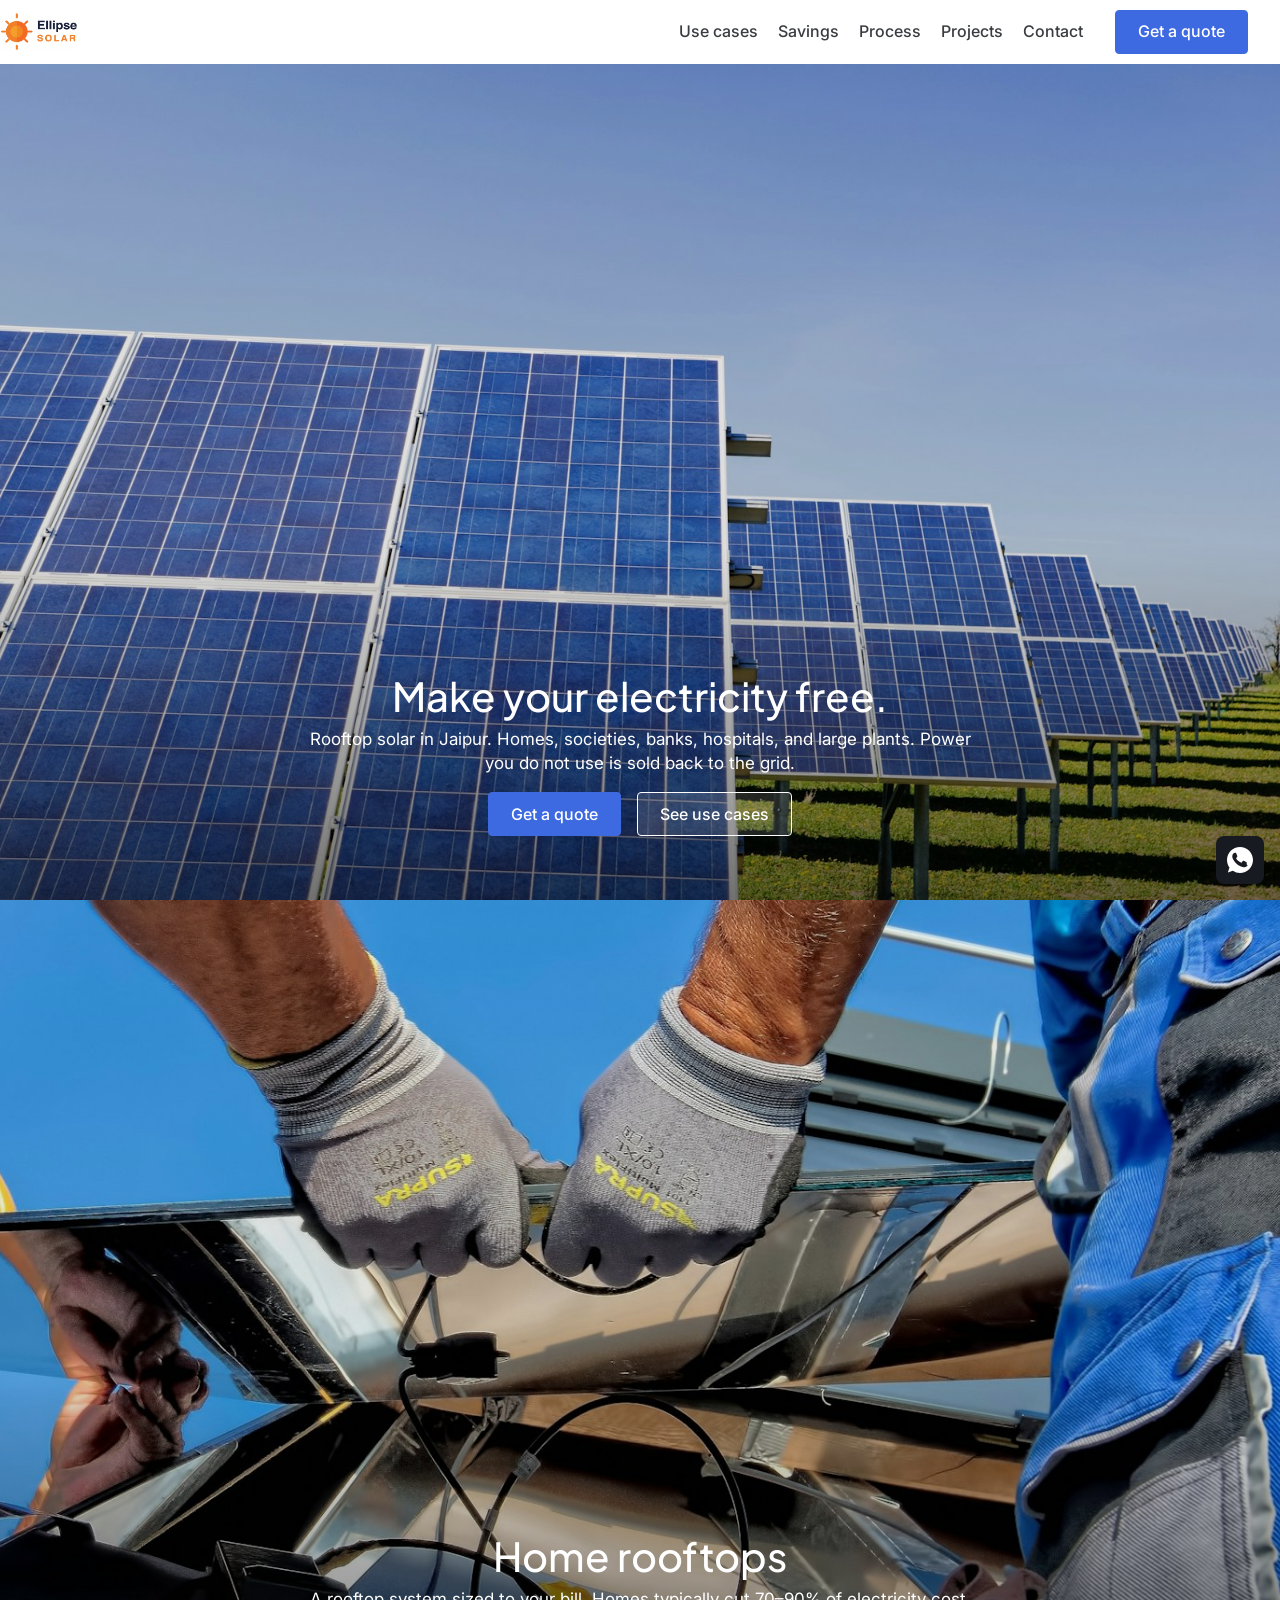
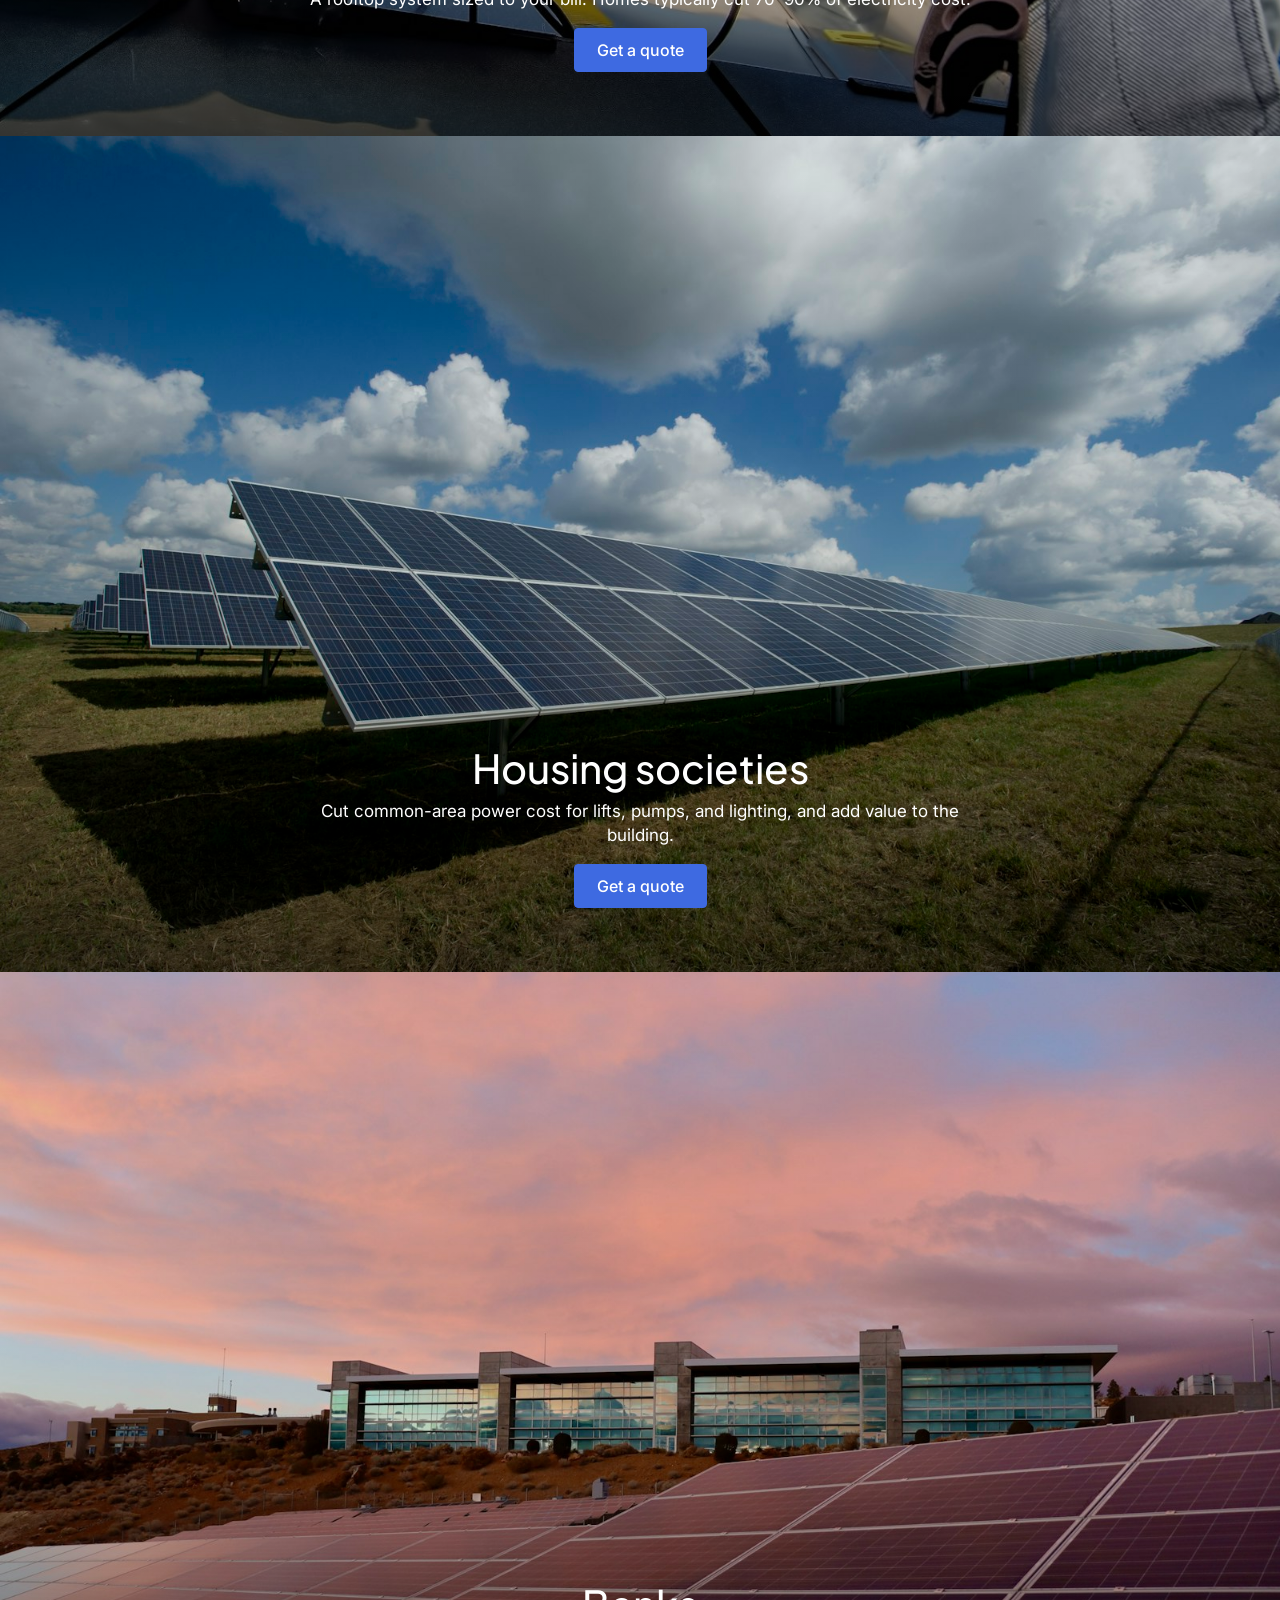
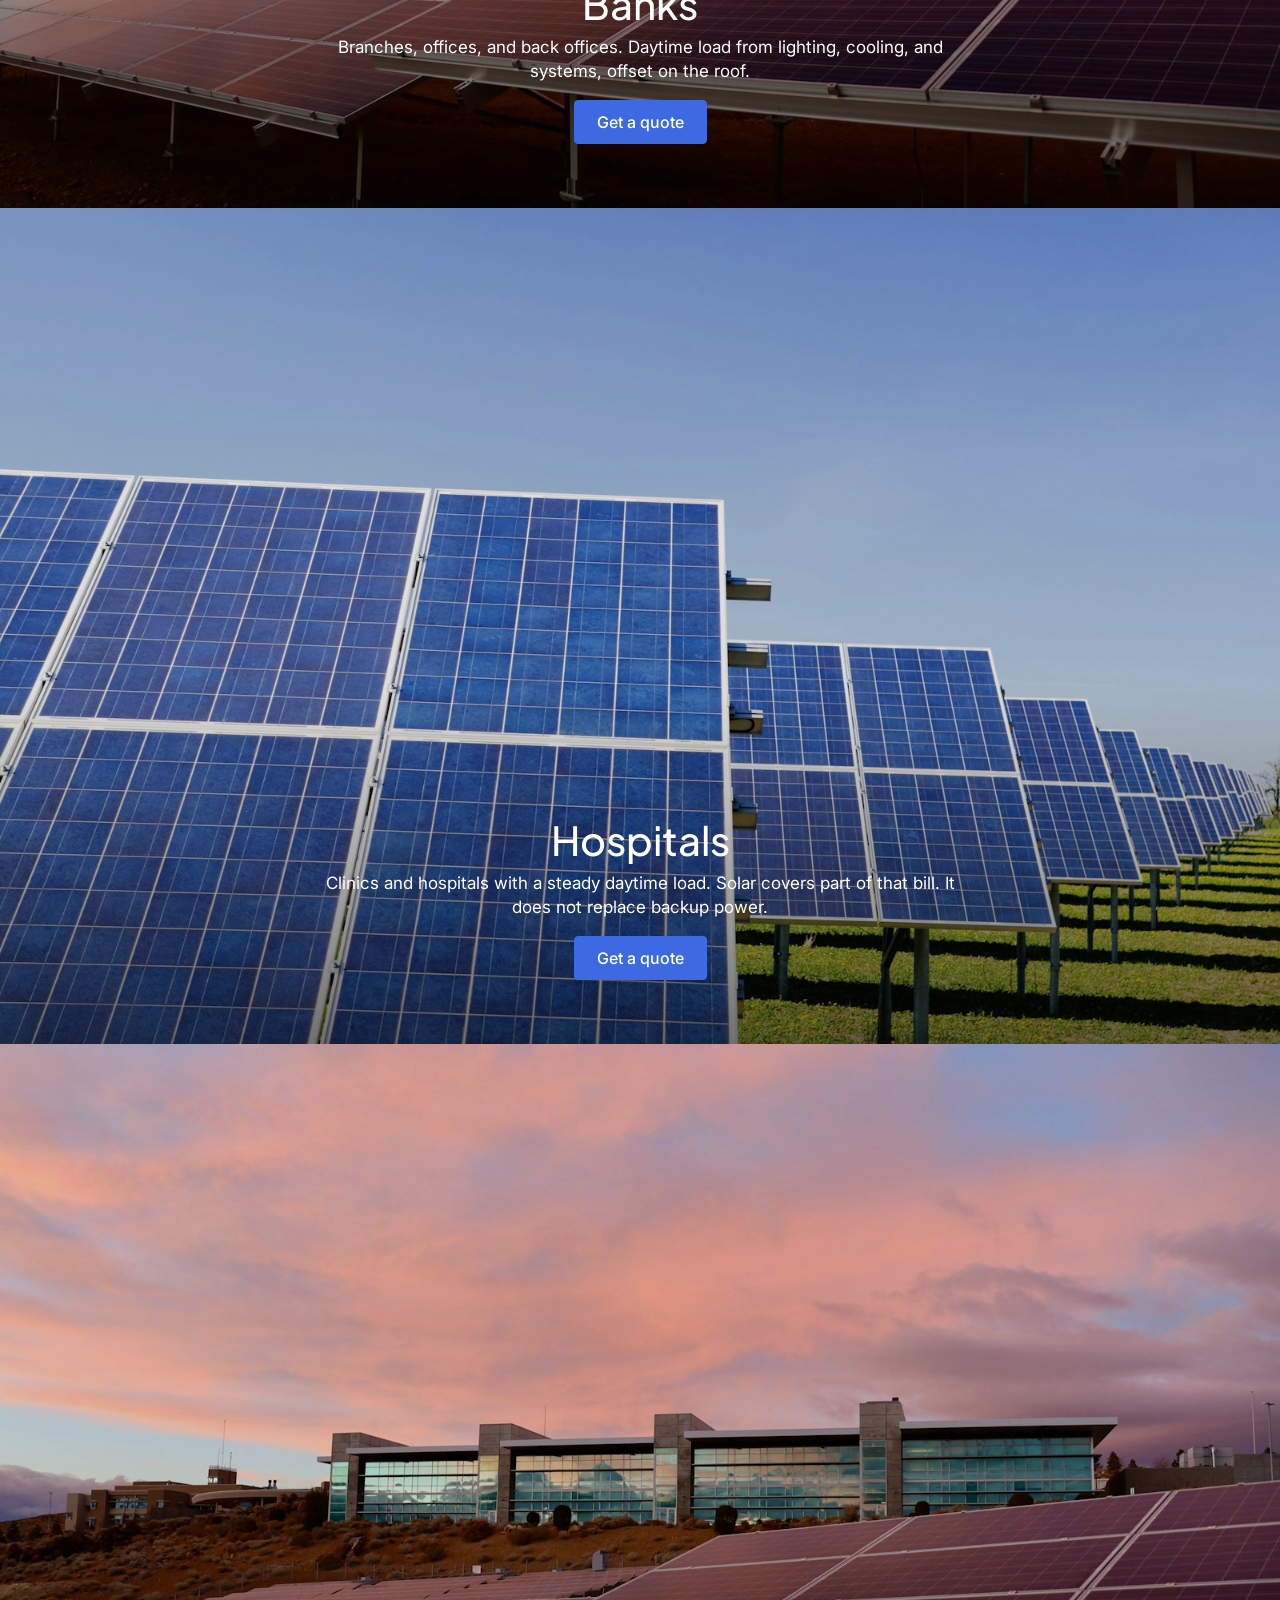
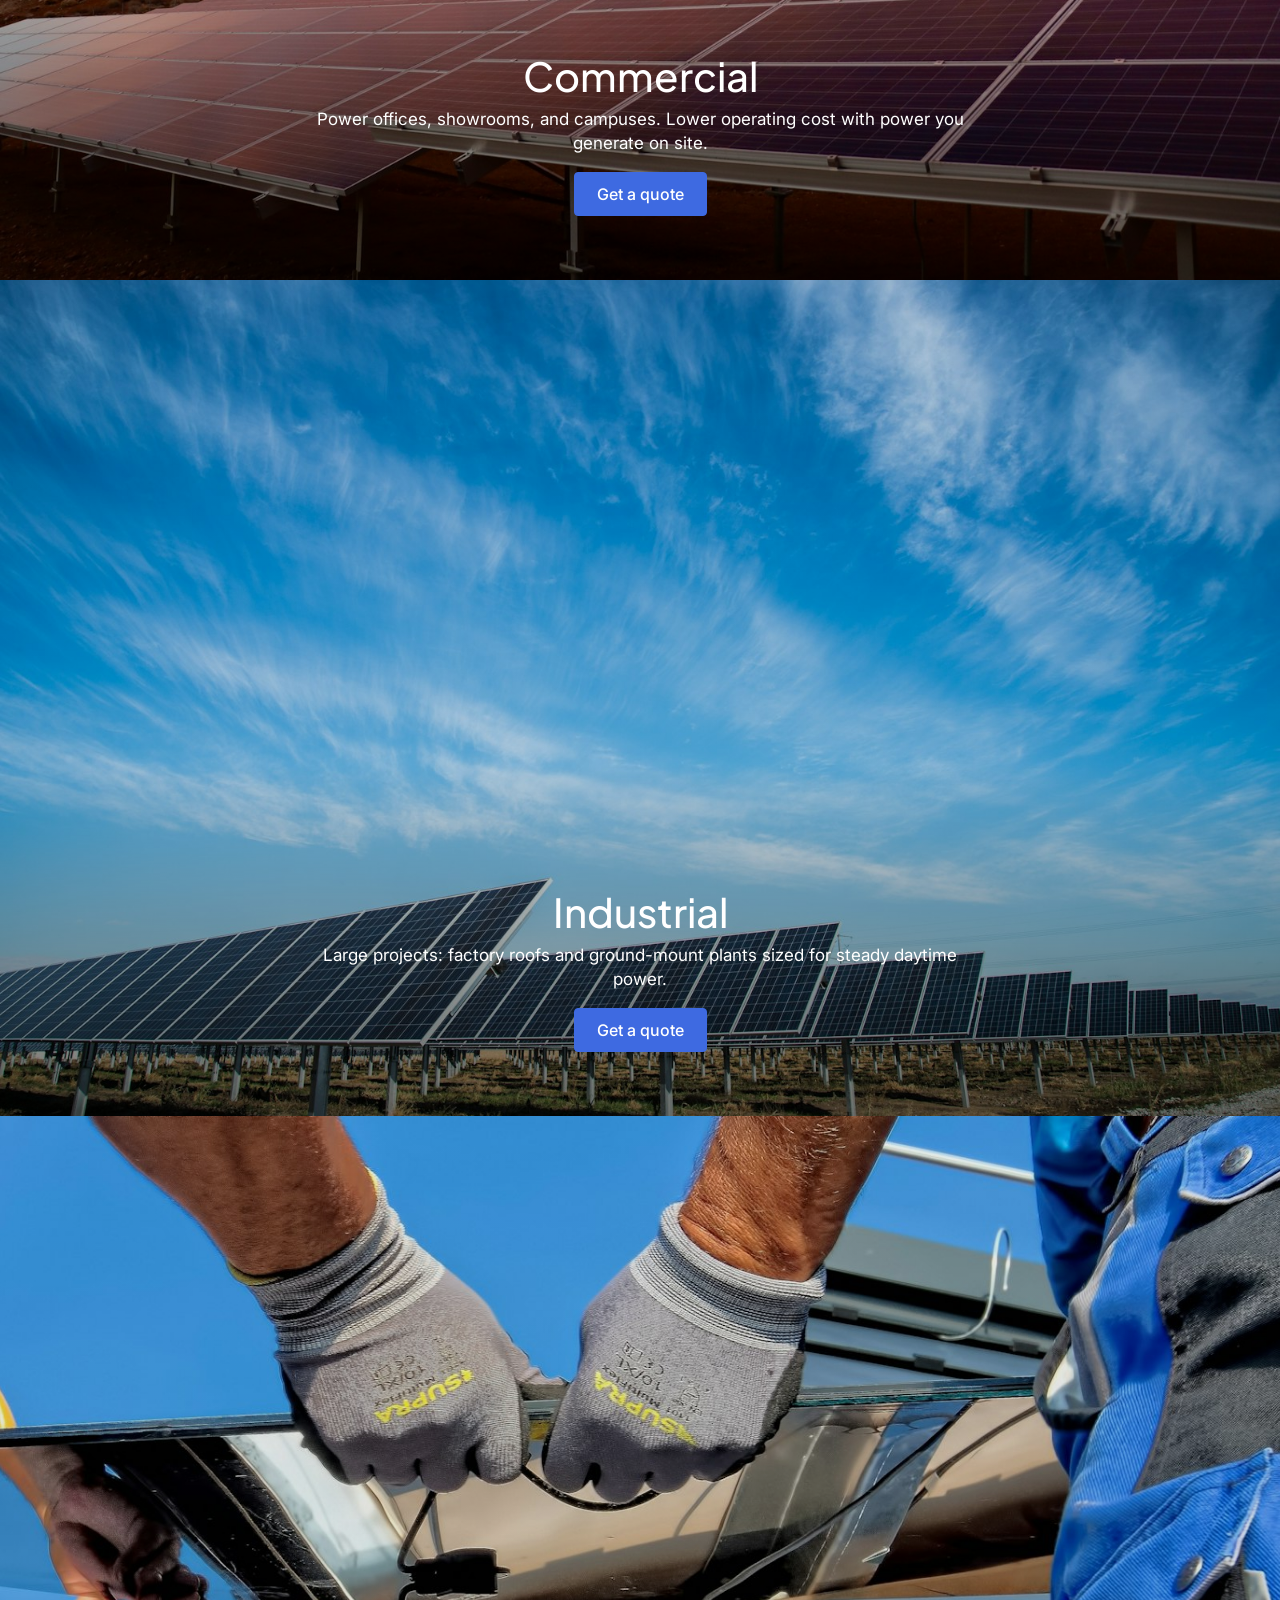
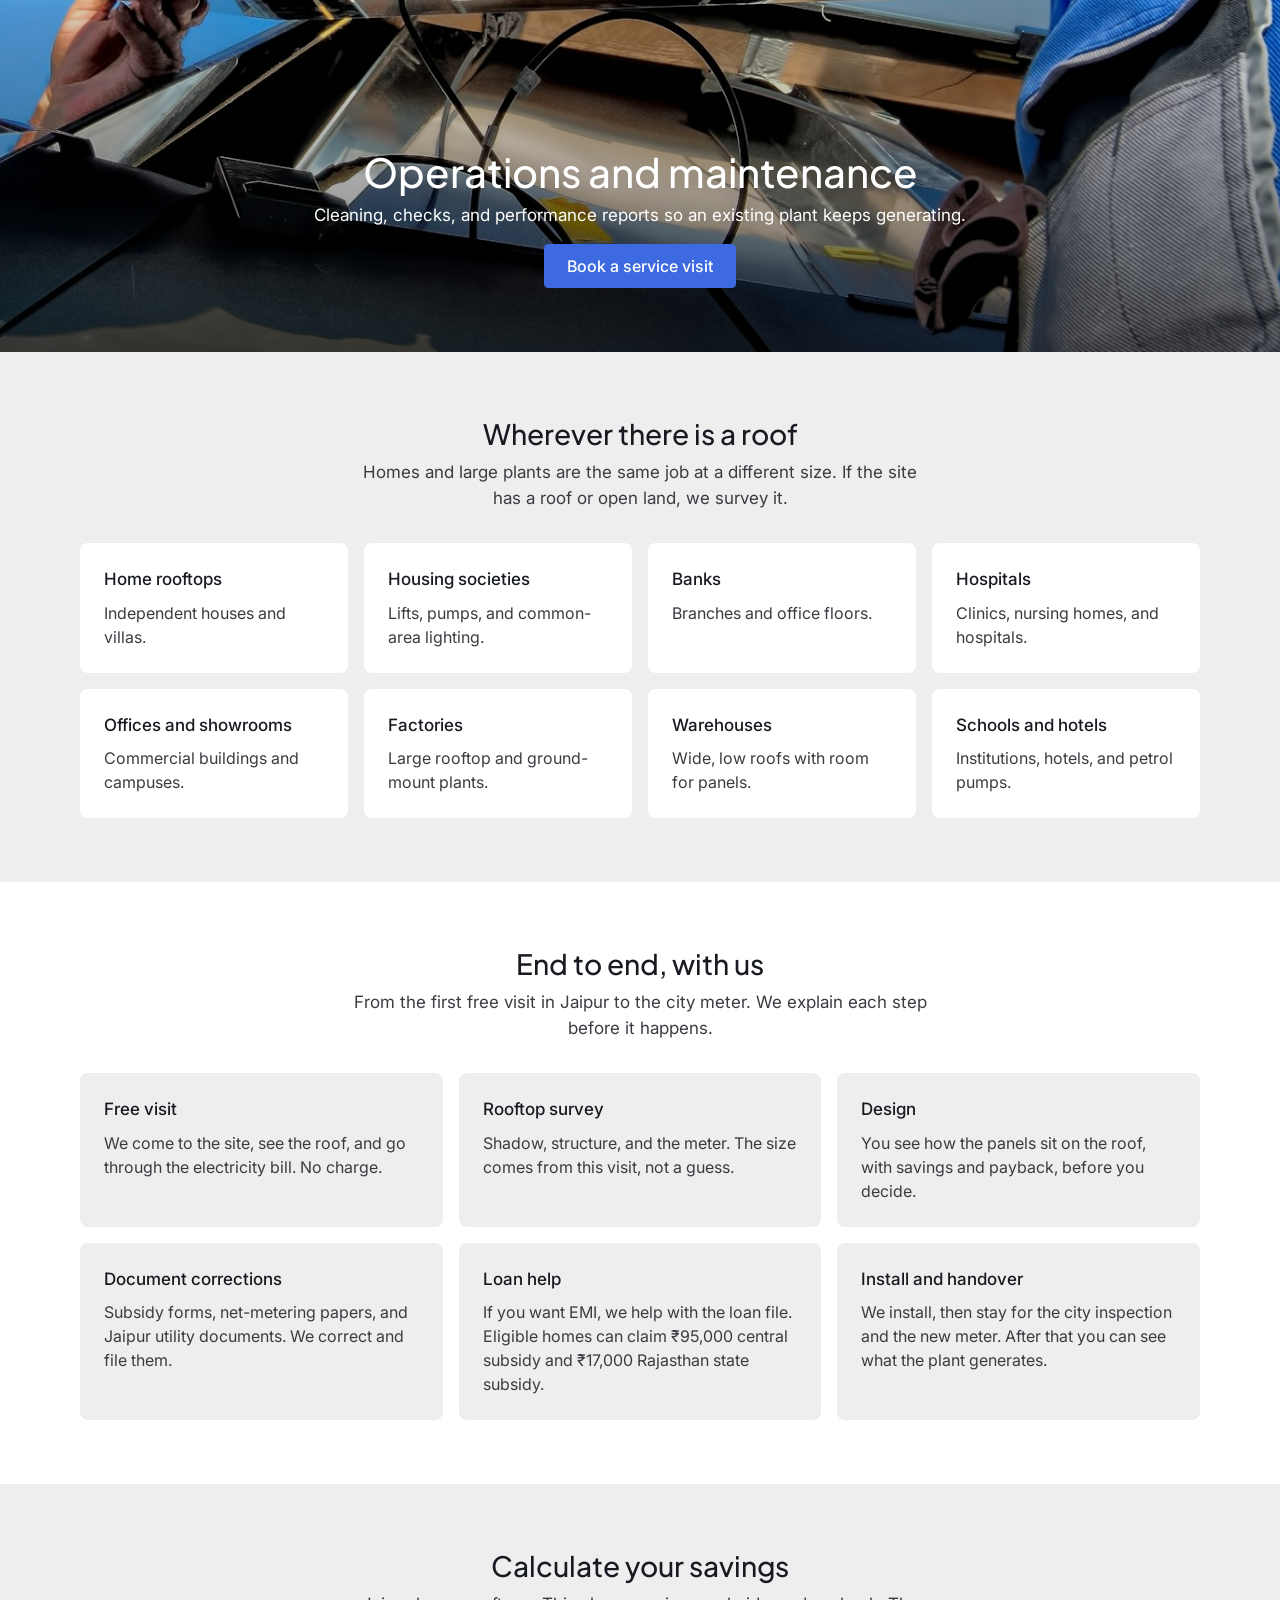
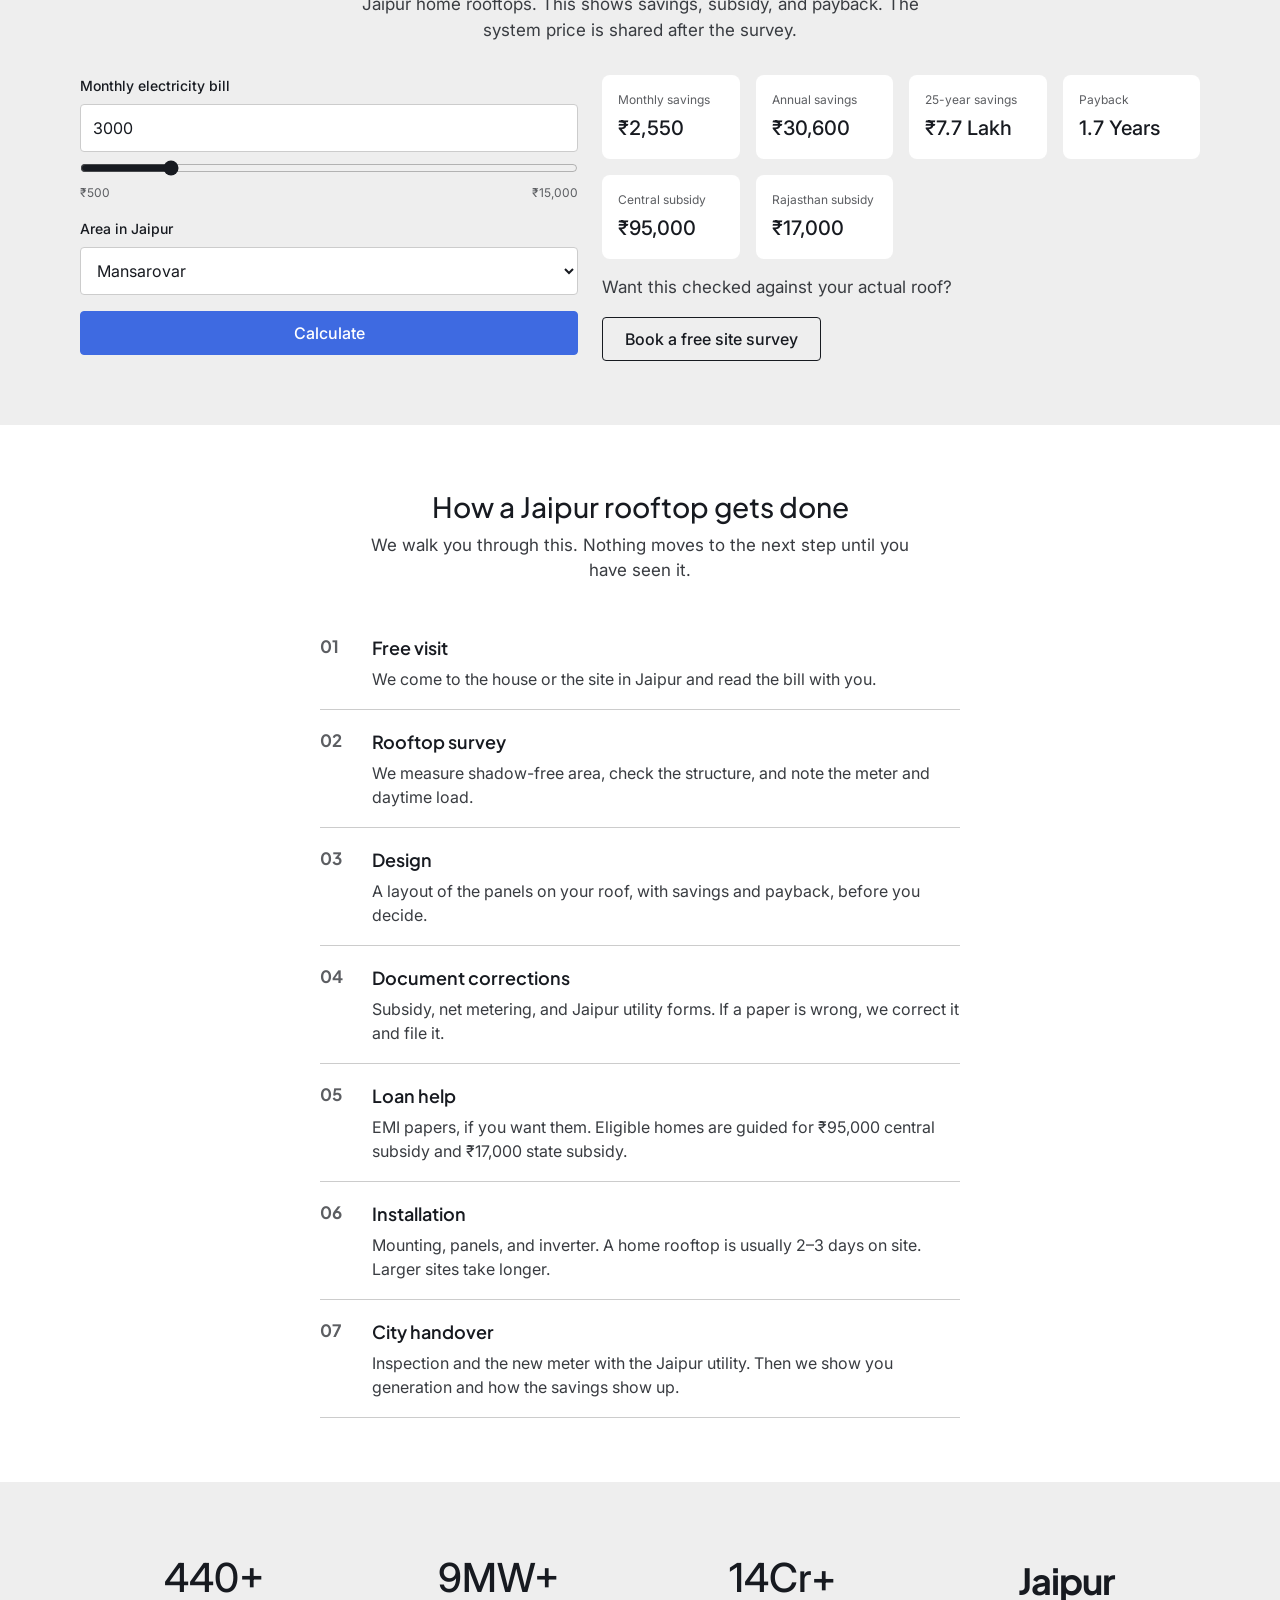
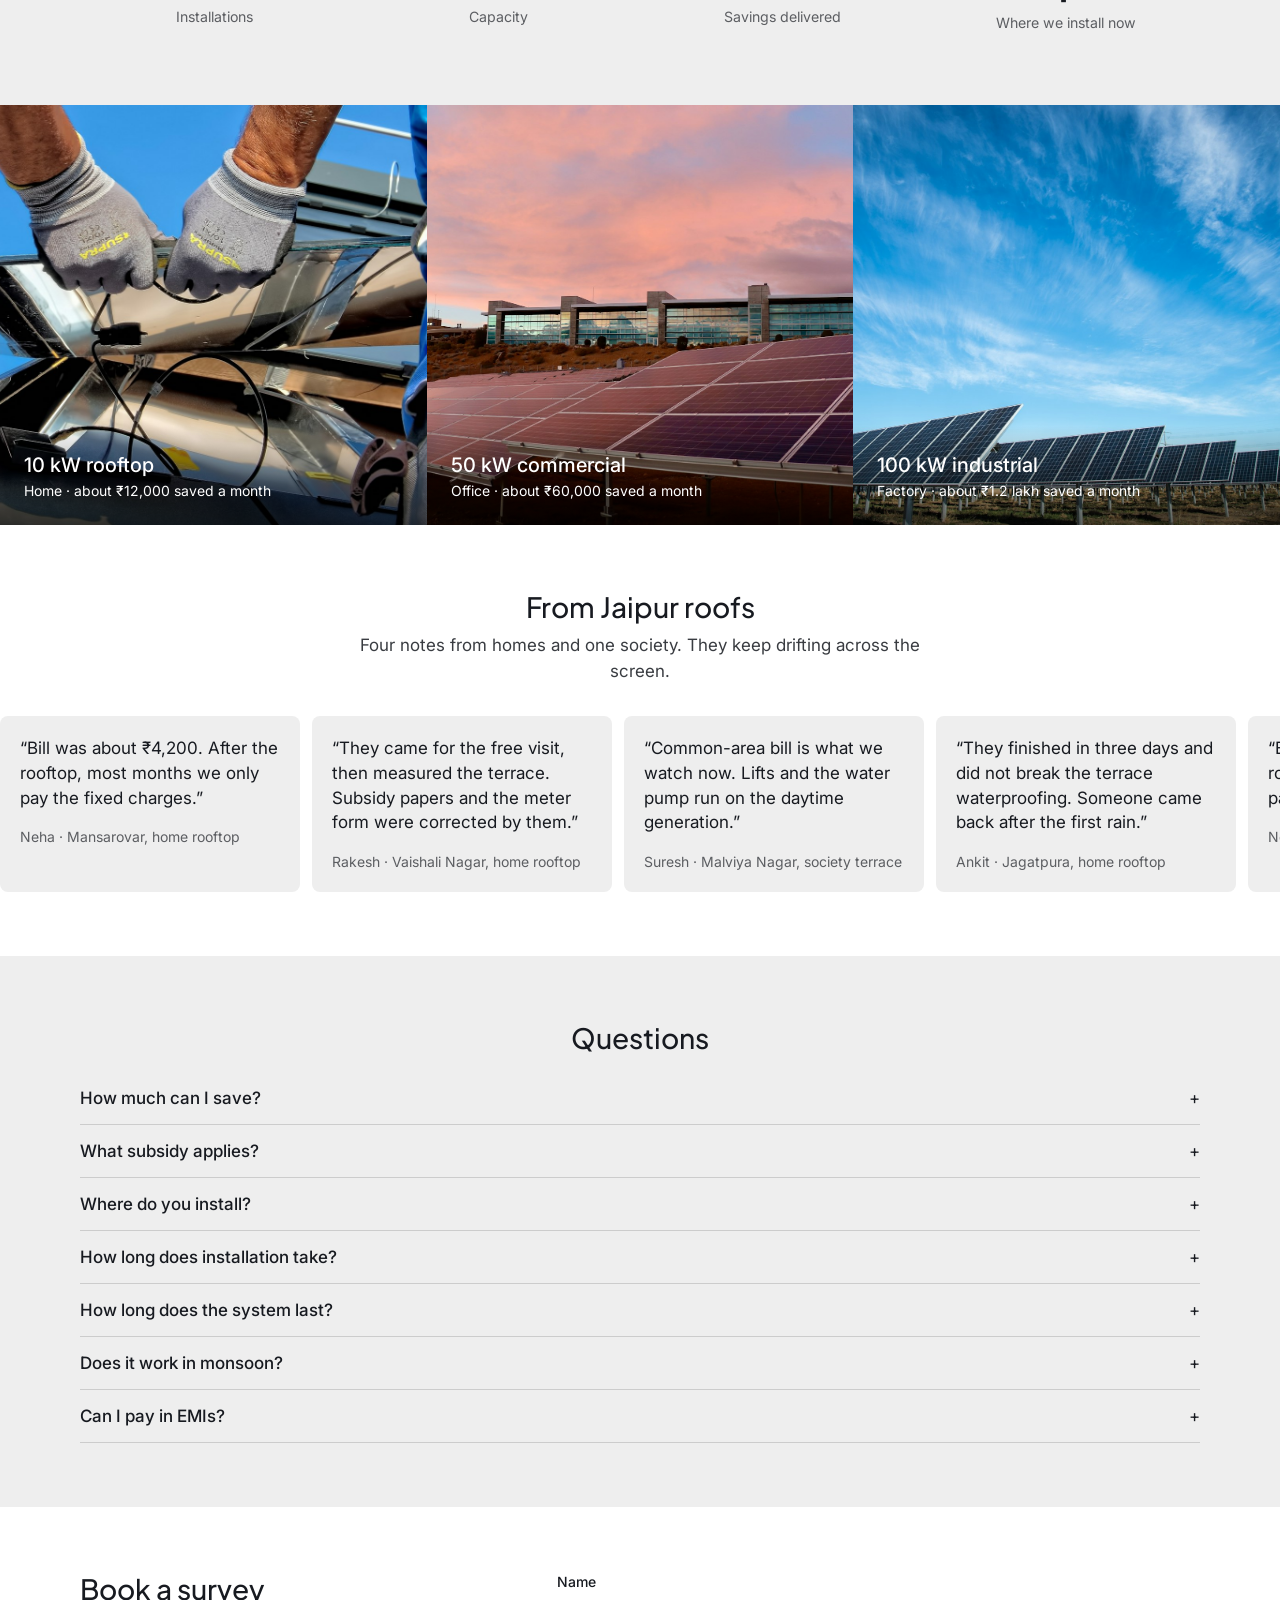
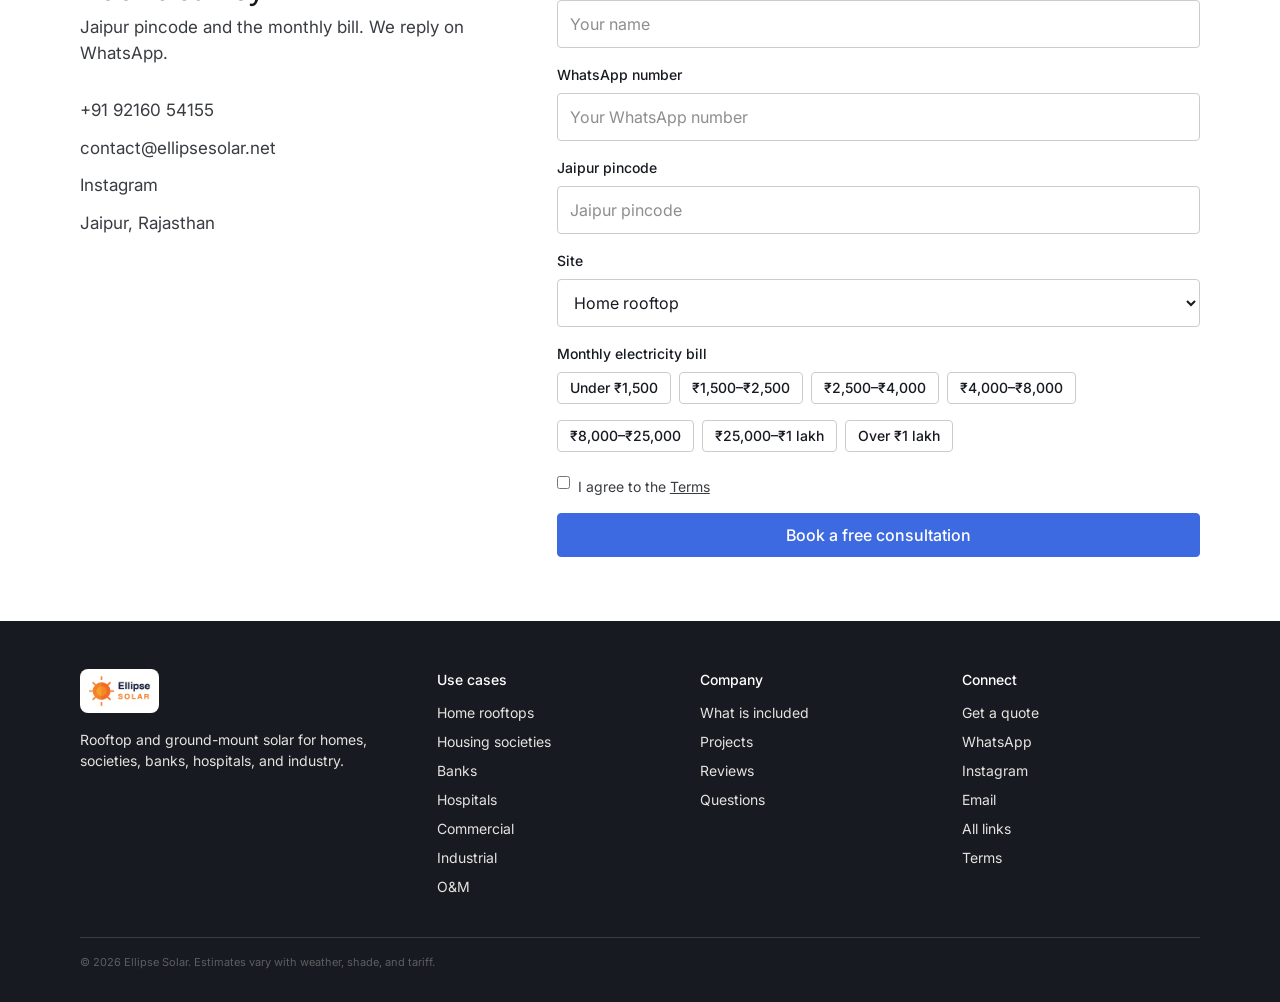
<file: index.html>
<!DOCTYPE html>
<html lang="en">
<head>
    <meta charset="UTF-8">
    <meta name="viewport" content="width=device-width, initial-scale=1.0">
    <title>Ellipse Solar | Rooftop solar in Jaipur</title>
    <meta name="description" content="Ellipse Solar installs rooftop solar in Jaipur. Free visit, survey, design, document help, loan help, and installation. See savings, subsidy, and payback.">
    <meta name="theme-color" content="#171a20">
    <link rel="icon" type="image/svg+xml" href="images/favicon.svg">
    <link rel="stylesheet" href="css/style.css">
    <link rel="preconnect" href="https://fonts.googleapis.com">
    <link rel="preconnect" href="https://fonts.gstatic.com" crossorigin>
    <link href="https://fonts.googleapis.com/css2?family=Inter:wght@400;500;600&family=Plus+Jakarta+Sans:wght@600;700&display=swap" rel="stylesheet">
</head>
<body>
    <header class="header" id="header">
        <nav class="nav">
            <a href="#home" class="nav__logo">
                <img src="images/logo.png" alt="Ellipse Solar" class="nav__logo-img">
            </a>
            <ul class="nav__menu" id="nav-menu">
                <li><a href="#services" class="nav__link">Use cases</a></li>
                <li><a href="#calculator" class="nav__link">Savings</a></li>
                <li><a href="#process" class="nav__link">Process</a></li>
                <li><a href="#projects" class="nav__link">Projects</a></li>
                <li><a href="#contact" class="nav__link">Contact</a></li>
            </ul>
            <a href="#contact" class="btn btn--primary nav__cta">Get a quote</a>
            <button class="nav__toggle" id="nav-toggle" aria-label="Toggle menu">
                <span></span><span></span><span></span>
            </button>
        </nav>
    </header>

    <section class="hero" id="home">
        <div class="hero__media">
            <img src="images/panels.jpg" alt="Rows of solar panels in daylight" width="1600" height="1066">
        </div>
        <div class="hero__copy">
            <h1>Make your electricity free.</h1>
            <p>Rooftop solar in Jaipur. Homes, societies, banks, hospitals, and large plants. Power you do not use is sold back to the grid.</p>
            <div class="hero__actions">
                <a href="#contact" class="btn btn--primary">Get a quote</a>
                <a href="#services" class="btn btn--ghost-light">See use cases</a>
            </div>
        </div>
    </section>

    <section id="services">
        <article class="panel" id="residential">
            <div class="panel__media"><img src="images/house.jpg" alt="Installers wiring a solar panel on a roof" width="1600" height="1066"></div>
            <div class="panel__copy">
                <h2>Home rooftops</h2>
                <p>A rooftop system sized to your bill. Homes typically cut 70–90% of electricity cost.</p>
                <div class="panel__actions"><a href="#contact" class="btn btn--primary">Get a quote</a></div>
            </div>
        </article>
        <article class="panel" id="societies">
            <div class="panel__media"><img src="images/roof.jpg" alt="A long row of installed solar panels" width="1600" height="1066"></div>
            <div class="panel__copy">
                <h2>Housing societies</h2>
                <p>Cut common-area power cost for lifts, pumps, and lighting, and add value to the building.</p>
                <div class="panel__actions"><a href="#contact" class="btn btn--primary">Get a quote</a></div>
            </div>
        </article>
        <article class="panel" id="banks">
            <div class="panel__media"><img src="images/terrace.jpg" alt="Solar panels in front of a glass office building" width="1600" height="1066"></div>
            <div class="panel__copy">
                <h2>Banks</h2>
                <p>Branches, offices, and back offices. Daytime load from lighting, cooling, and systems, offset on the roof.</p>
                <div class="panel__actions"><a href="#contact" class="btn btn--primary">Get a quote</a></div>
            </div>
        </article>
        <article class="panel" id="hospitals">
            <div class="panel__media"><img src="images/panels.jpg" alt="Close view of solar panels under a clear sky" width="1600" height="1066"></div>
            <div class="panel__copy">
                <h2>Hospitals</h2>
                <p>Clinics and hospitals with a steady daytime load. Solar covers part of that bill. It does not replace backup power.</p>
                <div class="panel__actions"><a href="#contact" class="btn btn--primary">Get a quote</a></div>
            </div>
        </article>
        <article class="panel" id="commercial">
            <div class="panel__media"><img src="images/terrace.jpg" alt="Solar array beside a commercial building" width="1600" height="1066"></div>
            <div class="panel__copy">
                <h2>Commercial</h2>
                <p>Power offices, showrooms, and campuses. Lower operating cost with power you generate on site.</p>
                <div class="panel__actions"><a href="#contact" class="btn btn--primary">Get a quote</a></div>
            </div>
        </article>
        <article class="panel" id="industrial">
            <div class="panel__media"><img src="images/plant.jpg" alt="Large ground-mounted solar plant" width="1600" height="1066"></div>
            <div class="panel__copy">
                <h2>Industrial</h2>
                <p>Large projects: factory roofs and ground-mount plants sized for steady daytime power.</p>
                <div class="panel__actions"><a href="#contact" class="btn btn--primary">Get a quote</a></div>
            </div>
        </article>
        <article class="panel" id="om">
            <div class="panel__media"><img src="images/house.jpg" alt="A technician connecting cables under a solar panel" width="1600" height="1066"></div>
            <div class="panel__copy">
                <h2>Operations and maintenance</h2>
                <p>Cleaning, checks, and performance reports so an existing plant keeps generating.</p>
                <div class="panel__actions"><a href="#contact" class="btn btn--primary">Book a service visit</a></div>
            </div>
        </article>
    </section>

    <section class="band band--gray" id="places">
        <div class="container">
            <h2 class="section-title">Wherever there is a roof</h2>
            <p class="lede">Homes and large plants are the same job at a different size. If the site has a roof or open land, we survey it.</p>
            <div class="place-grid">
                <article class="plaque"><h3>Home rooftops</h3><p>Independent houses and villas.</p></article>
                <article class="plaque"><h3>Housing societies</h3><p>Lifts, pumps, and common-area lighting.</p></article>
                <article class="plaque"><h3>Banks</h3><p>Branches and office floors.</p></article>
                <article class="plaque"><h3>Hospitals</h3><p>Clinics, nursing homes, and hospitals.</p></article>
                <article class="plaque"><h3>Offices and showrooms</h3><p>Commercial buildings and campuses.</p></article>
                <article class="plaque"><h3>Factories</h3><p>Large rooftop and ground-mount plants.</p></article>
                <article class="plaque"><h3>Warehouses</h3><p>Wide, low roofs with room for panels.</p></article>
                <article class="plaque"><h3>Schools and hotels</h3><p>Institutions, hotels, and petrol pumps.</p></article>
            </div>
        </div>
    </section>

    <section class="band" id="why-us">
        <div class="container">
            <h2 class="section-title">End to end, with us</h2>
            <p class="lede">From the first free visit in Jaipur to the city meter. We explain each step before it happens.</p>
            <div class="feature-grid">
                <article class="plaque"><h3>Free visit</h3><p>We come to the site, see the roof, and go through the electricity bill. No charge.</p></article>
                <article class="plaque"><h3>Rooftop survey</h3><p>Shadow, structure, and the meter. The size comes from this visit, not a guess.</p></article>
                <article class="plaque"><h3>Design</h3><p>You see how the panels sit on the roof, with savings and payback, before you decide.</p></article>
                <article class="plaque"><h3>Document corrections</h3><p>Subsidy forms, net-metering papers, and Jaipur utility documents. We correct and file them.</p></article>
                <article class="plaque"><h3>Loan help</h3><p>If you want EMI, we help with the loan file. Eligible homes can claim ₹95,000 central subsidy and ₹17,000 Rajasthan state subsidy.</p></article>
                <article class="plaque"><h3>Install and handover</h3><p>We install, then stay for the city inspection and the new meter. After that you can see what the plant generates.</p></article>
            </div>
        </div>
    </section>

    <section class="band band--gray" id="calculator">
        <div class="container">
            <h2 class="section-title">Calculate your savings</h2>
            <p class="lede">Jaipur home rooftops. This shows savings, subsidy, and payback. The system price is shared after the survey.</p>
            <div class="calc">
                <div>
                    <div class="field">
                        <label for="calc-bill">Monthly electricity bill</label>
                        <input type="number" id="calc-bill" min="500" max="100000" value="3000">
                        <input type="range" id="calc-slider" min="500" max="15000" step="100" value="3000">
                        <div class="range-labels"><span>₹500</span><span>₹15,000</span></div>
                    </div>
                    <div class="field">
                        <label for="calc-city">Area in Jaipur</label>
                        <select id="calc-city">
                            <option value="5.15">Mansarovar</option>
                            <option value="5.15">Vaishali Nagar</option>
                            <option value="5.15">Malviya Nagar</option>
                            <option value="5.15">Jagatpura</option>
                            <option value="5.15">C-Scheme</option>
                            <option value="5.15">Other Jaipur</option>
                        </select>
                    </div>
                    <button class="btn btn--primary btn--full" id="calc-btn" type="button">Calculate</button>
                </div>
                <div id="calc-results">
                    <div class="result-grid">
                        <div class="result-item"><small>Monthly savings</small><strong id="res-monthly">₹2,550</strong></div>
                        <div class="result-item"><small>Annual savings</small><strong id="res-annual">₹30,600</strong></div>
                        <div class="result-item"><small>25-year savings</small><strong id="res-lifetime">₹7.7 Lakh</strong></div>
                        <div class="result-item"><small>Payback</small><strong id="res-payback">1.7 Years</strong></div>
                        <div class="result-item"><small>Central subsidy</small><strong id="res-subsidy">₹95,000</strong></div>
                        <div class="result-item"><small>Rajasthan subsidy</small><strong id="res-state">₹17,000</strong></div>
                    </div>
                    <p class="calc__note">Want this checked against your actual roof?</p>
                    <a href="#contact" class="btn btn--ghost">Book a free site survey</a>
                </div>
            </div>
        </div>
    </section>

    <section class="band" id="process">
        <div class="container">
            <h2 class="section-title">How a Jaipur rooftop gets done</h2>
            <p class="lede">We walk you through this. Nothing moves to the next step until you have seen it.</p>
            <ol class="steps">
                <li><span>01</span><div><h3>Free visit</h3><p>We come to the house or the site in Jaipur and read the bill with you.</p></div></li>
                <li><span>02</span><div><h3>Rooftop survey</h3><p>We measure shadow-free area, check the structure, and note the meter and daytime load.</p></div></li>
                <li><span>03</span><div><h3>Design</h3><p>A layout of the panels on your roof, with savings and payback, before you decide.</p></div></li>
                <li><span>04</span><div><h3>Document corrections</h3><p>Subsidy, net metering, and Jaipur utility forms. If a paper is wrong, we correct it and file it.</p></div></li>
                <li><span>05</span><div><h3>Loan help</h3><p>EMI papers, if you want them. Eligible homes are guided for ₹95,000 central subsidy and ₹17,000 state subsidy.</p></div></li>
                <li><span>06</span><div><h3>Installation</h3><p>Mounting, panels, and inverter. A home rooftop is usually 2–3 days on site. Larger sites take longer.</p></div></li>
                <li><span>07</span><div><h3>City handover</h3><p>Inspection and the new meter with the Jaipur utility. Then we show you generation and how the savings show up.</p></div></li>
            </ol>
        </div>
    </section>

    <section class="band band--gray">
        <div class="container stats">
            <div class="stats__item"><span class="stats__num" data-target="500">0</span><span class="stats__suf">+</span><small>Installations</small></div>
            <div class="stats__item"><span class="stats__num" data-target="10">0</span><span class="stats__suf">MW+</span><small>Capacity</small></div>
            <div class="stats__item"><span class="stats__num" data-target="15">0</span><span class="stats__suf">Cr+</span><small>Savings delivered</small></div>
            <div class="stats__item"><span class="stats__place">Jaipur</span><small>Where we install now</small></div>
        </div>
    </section>

    <section id="projects">
        <div class="projects">
            <figure class="project">
                <img src="images/house.jpg" alt="Installers working on a rooftop solar panel" width="1200" height="900">
                <figcaption><h3>10 kW rooftop</h3><p>Home · about ₹12,000 saved a month</p></figcaption>
            </figure>
            <figure class="project">
                <img src="images/terrace.jpg" alt="Solar panels beside a commercial building" width="1200" height="800">
                <figcaption><h3>50 kW commercial</h3><p>Office · about ₹60,000 saved a month</p></figcaption>
            </figure>
            <figure class="project">
                <img src="images/plant.jpg" alt="Large ground-mounted solar plant" width="1200" height="800">
                <figcaption><h3>100 kW industrial</h3><p>Factory · about ₹1.2 lakh saved a month</p></figcaption>
            </figure>
        </div>
    </section>

    <section class="band" id="testimonials">
        <div class="container">
            <h2 class="section-title">From Jaipur roofs</h2>
            <p class="lede">Four notes from homes and one society. They keep drifting across the screen.</p>
        </div>
        <div class="review-float">
            <div class="review-track">
                <div class="review-set">
                    <article class="review-card"><p>“Bill was about ₹4,200. After the rooftop, most months we only pay the fixed charges.”</p><span>Neha · Mansarovar, home rooftop</span></article>
                    <article class="review-card"><p>“They came for the free visit, then measured the terrace. Subsidy papers and the meter form were corrected by them.”</p><span>Rakesh · Vaishali Nagar, home rooftop</span></article>
                    <article class="review-card"><p>“Common-area bill is what we watch now. Lifts and the water pump run on the daytime generation.”</p><span>Suresh · Malviya Nagar, society terrace</span></article>
                    <article class="review-card"><p>“They finished in three days and did not break the terrace waterproofing. Someone came back after the first rain.”</p><span>Ankit · Jagatpura, home rooftop</span></article>
                </div>
                <div class="review-set" aria-hidden="true">
                    <article class="review-card"><p>“Bill was about ₹4,200. After the rooftop, most months we only pay the fixed charges.”</p><span>Neha · Mansarovar, home rooftop</span></article>
                    <article class="review-card"><p>“They came for the free visit, then measured the terrace. Subsidy papers and the meter form were corrected by them.”</p><span>Rakesh · Vaishali Nagar, home rooftop</span></article>
                    <article class="review-card"><p>“Common-area bill is what we watch now. Lifts and the water pump run on the daytime generation.”</p><span>Suresh · Malviya Nagar, society terrace</span></article>
                    <article class="review-card"><p>“They finished in three days and did not break the terrace waterproofing. Someone came back after the first rain.”</p><span>Ankit · Jagatpura, home rooftop</span></article>
                </div>
            </div>
        </div>
    </section>

    <section class="band band--gray" id="faq">
        <div class="container">
            <h2 class="section-title">Questions</h2>
            <div class="faq__list" style="margin-top:16px">
                <div class="faq__item">
                    <button class="faq__q" type="button"><span>How much can I save?</span><span class="faq__icon">+</span></button>
                    <div class="faq__a"><p>Most homes save 70–90% of the electricity bill. The survey turns that into a number for your roof.</p></div>
                </div>
                <div class="faq__item">
                    <button class="faq__q" type="button"><span>What subsidy applies?</span><span class="faq__icon">+</span></button>
                    <div class="faq__a"><p>Eligible Jaipur homes can receive ₹95,000 as central subsidy and ₹17,000 as Rajasthan state subsidy. We prepare the papers and correct them if the utility sends them back.</p></div>
                </div>
                <div class="faq__item">
                    <button class="faq__q" type="button"><span>Where do you install?</span><span class="faq__icon">+</span></button>
                    <div class="faq__a"><p>Right now, Jaipur. Home rooftops, housing societies, banks, hospitals, offices, warehouses, schools, hotels, petrol pumps, and large industrial or ground-mount plants.</p></div>
                </div>
                <div class="faq__item">
                    <button class="faq__q" type="button"><span>How long does installation take?</span><span class="faq__icon">+</span></button>
                    <div class="faq__a"><p>Home rooftops are usually 2–3 days on site. Banks, hospitals, and commercial sites take 1–4 weeks. Large industrial plants take longer. Survey to commissioning is typically 2–4 weeks.</p></div>
                </div>
                <div class="faq__item">
                    <button class="faq__q" type="button"><span>How long does the system last?</span><span class="faq__icon">+</span></button>
                    <div class="faq__a"><p>Panels are warranted for 25 years of performance. Inverters are typically 5–10 years. Mounting workmanship is covered as listed in our terms.</p></div>
                </div>
                <div class="faq__item">
                    <button class="faq__q" type="button"><span>Does it work in monsoon?</span><span class="faq__icon">+</span></button>
                    <div class="faq__a"><p>Output drops on cloudy days. Annual savings still hold because the rest of the year produces more.</p></div>
                </div>
                <div class="faq__item">
                    <button class="faq__q" type="button"><span>Can I pay in EMIs?</span><span class="faq__icon">+</span></button>
                    <div class="faq__a"><p>Yes. Zero-down plans are available, and the EMI is often lower than the bill you pay now.</p></div>
                </div>
            </div>
        </div>
    </section>

    <section class="band" id="contact">
        <div class="container contact">
            <div>
                <h2 class="section-title" style="text-align:left">Book a survey</h2>
                <p class="lede" style="text-align:left;margin-left:0">Jaipur pincode and the monthly bill. We reply on WhatsApp.</p>
                <div class="contact__list">
                    <a href="tel:+919216054155">+91 92160 54155</a>
                    <a href="mailto:contact@ellipsesolar.net">contact@ellipsesolar.net</a>
                    <a href="https://www.instagram.com/ellipsesolarofficial/" target="_blank" rel="noopener noreferrer">Instagram</a>
                    <span>Jaipur, Rajasthan</span>
                </div>
            </div>
            <form id="contact-form">
                <div class="field"><label for="name">Name</label><input id="name" name="name" type="text" required placeholder="Your name"></div>
                <div class="field"><label for="phone">WhatsApp number</label><input id="phone" name="phone" type="tel" required placeholder="Your WhatsApp number"></div>
                <div class="field"><label for="pincode">Jaipur pincode</label><input id="pincode" name="pincode" type="text" required placeholder="Jaipur pincode" inputmode="numeric"></div>
                <div class="field">
                    <label for="site-type">Site</label>
                    <select id="site-type" name="site" required>
                        <option value="Home rooftop">Home rooftop</option>
                        <option value="Housing society">Housing society</option>
                        <option value="Bank">Bank</option>
                        <option value="Hospital">Hospital</option>
                        <option value="Commercial">Office, showroom, or campus</option>
                        <option value="Warehouse, school, hotel, or petrol pump">Warehouse, school, hotel, or petrol pump</option>
                        <option value="Industrial">Large industrial or ground-mount</option>
                    </select>
                </div>
                <div class="field">
                    <label>Monthly electricity bill</label>
                    <div class="bills">
                        <label class="bill-option"><input type="radio" name="bill" value="Less than ₹1500" required><span>Under ₹1,500</span></label>
                        <label class="bill-option"><input type="radio" name="bill" value="₹1500 - ₹2500"><span>₹1,500–₹2,500</span></label>
                        <label class="bill-option"><input type="radio" name="bill" value="₹2500 - ₹4000"><span>₹2,500–₹4,000</span></label>
                        <label class="bill-option"><input type="radio" name="bill" value="₹4000 - ₹8000"><span>₹4,000–₹8,000</span></label>
                        <label class="bill-option"><input type="radio" name="bill" value="₹8000 - ₹25000"><span>₹8,000–₹25,000</span></label>
                        <label class="bill-option"><input type="radio" name="bill" value="₹25000 - ₹1 lakh"><span>₹25,000–₹1 lakh</span></label>
                        <label class="bill-option"><input type="radio" name="bill" value="More than ₹1 lakh"><span>Over ₹1 lakh</span></label>
                    </div>
                </div>
                <label class="check"><input id="terms" name="terms" type="checkbox" required><span>I agree to the <a href="terms.html">Terms</a></span></label>
                <button class="btn btn--primary btn--full" type="submit">Book a free consultation</button>
            </form>
        </div>
    </section>

    <footer class="footer">
        <div class="container footer__grid">
            <div>
                <img src="images/logo.png" alt="Ellipse Solar" class="footer__logo">
                <p style="margin-top:16px">Rooftop and ground-mount solar for homes, societies, banks, hospitals, and industry.</p>
            </div>
            <div>
                <h4>Use cases</h4>
                <a href="#residential">Home rooftops</a>
                <a href="#societies">Housing societies</a>
                <a href="#banks">Banks</a>
                <a href="#hospitals">Hospitals</a>
                <a href="#commercial">Commercial</a>
                <a href="#industrial">Industrial</a>
                <a href="#om">O&amp;M</a>
            </div>
            <div>
                <h4>Company</h4>
                <a href="#why-us">What is included</a>
                <a href="#projects">Projects</a>
                <a href="#testimonials">Reviews</a>
                <a href="#faq">Questions</a>
            </div>
            <div>
                <h4>Connect</h4>
                <a href="#contact">Get a quote</a>
                <a href="https://wa.me/919216054155" target="_blank" rel="noopener noreferrer">WhatsApp</a>
                <a href="https://www.instagram.com/ellipsesolarofficial/" target="_blank" rel="noopener noreferrer">Instagram</a>
                <a href="mailto:contact@ellipsesolar.net">Email</a>
                <a href="links.html">All links</a>
                <a href="terms.html">Terms</a>
            </div>
        </div>
        <div class="container footer__bottom"><p>© 2026 Ellipse Solar. Estimates vary with weather, shade, and tariff.</p></div>
    </footer>

    <a class="whatsapp" href="https://wa.me/919216054155?text=Hi%20Ellipse%20Solar%2C%20I%20am%20interested%20in%20solar%20installation.%20Please%20share%20details." target="_blank" rel="noopener noreferrer" aria-label="Chat on WhatsApp">
        <svg viewBox="0 0 32 32" width="26" height="26" fill="#fff" aria-hidden="true"><path d="M16.004 0h-.008C7.174 0 0 7.176 0 16c0 3.5 1.129 6.742 3.047 9.379L1.054 31.27l6.1-1.953A15.9 15.9 0 0016.004 32C24.826 32 32 24.822 32 16S24.826 0 16.004 0zm9.335 22.594c-.39 1.1-1.932 2.013-3.17 2.28-.846.18-1.95.324-5.67-1.218-4.762-1.972-7.826-6.81-8.064-7.125-.23-.316-1.932-2.573-1.932-4.905s1.223-3.48 1.657-3.957c.39-.43 1.032-.644 1.646-.644.199 0 .378.01.538.018.434.02.651.046.937.724.358.847 1.23 3.003 1.338 3.222.11.218.218.512.07.808-.14.298-.262.43-.48.676-.218.247-.426.437-.644.703-.199.23-.422.476-.176.91.247.434 1.097 1.808 2.355 2.929 1.62 1.442 2.985 1.89 3.41 2.098.434.208.687.178.94-.108.262-.294 1.11-1.294 1.407-1.738.288-.434.586-.362.984-.218.402.14 2.549 1.202 2.983 1.42.434.218.723.326.832.512.108.186.108 1.086-.282 2.186z"/></svg>
    </a>

    <div class="popup-overlay" id="popup-overlay">
        <div class="popup">
            <button class="popup__close" id="popup-close" type="button" aria-label="Close popup">&times;</button>
            <h3>Get a solar quote</h3>
            <p>Bill, pincode, and a number. We reply on WhatsApp.</p>
            <form id="popup-form">
                <div class="field"><input name="name" type="text" placeholder="Your name" required></div>
                <div class="field"><input name="phone" type="tel" placeholder="WhatsApp number" required></div>
                <div class="field"><input name="pincode" type="text" placeholder="Pincode" required></div>
                <div class="field">
                    <label for="popup-site">Site</label>
                    <select id="popup-site" name="site" required>
                        <option value="Home rooftop">Home rooftop</option>
                        <option value="Housing society">Housing society</option>
                        <option value="Bank">Bank</option>
                        <option value="Hospital">Hospital</option>
                        <option value="Commercial">Office or showroom</option>
                        <option value="Industrial">Industrial or other site</option>
                    </select>
                </div>
                <div class="field">
                    <label>Monthly electricity bill</label>
                    <div class="bills">
                        <label class="bill-option"><input type="radio" name="bill" value="Less than ₹1500" required><span>Under ₹1,500</span></label>
                        <label class="bill-option"><input type="radio" name="bill" value="₹1500 - ₹2500"><span>₹1,500–₹2,500</span></label>
                        <label class="bill-option"><input type="radio" name="bill" value="₹2500 - ₹4000"><span>₹2,500–₹4,000</span></label>
                        <label class="bill-option"><input type="radio" name="bill" value="₹4000 - ₹8000"><span>₹4,000–₹8,000</span></label>
                        <label class="bill-option"><input type="radio" name="bill" value="More than ₹8000"><span>Over ₹8,000</span></label>
                    </div>
                </div>
                <button class="btn btn--primary btn--full" type="submit">Book a free consultation</button>
            </form>
        </div>
    </div>

    <script src="js/main.js"></script>
</body>
</html>
</file>
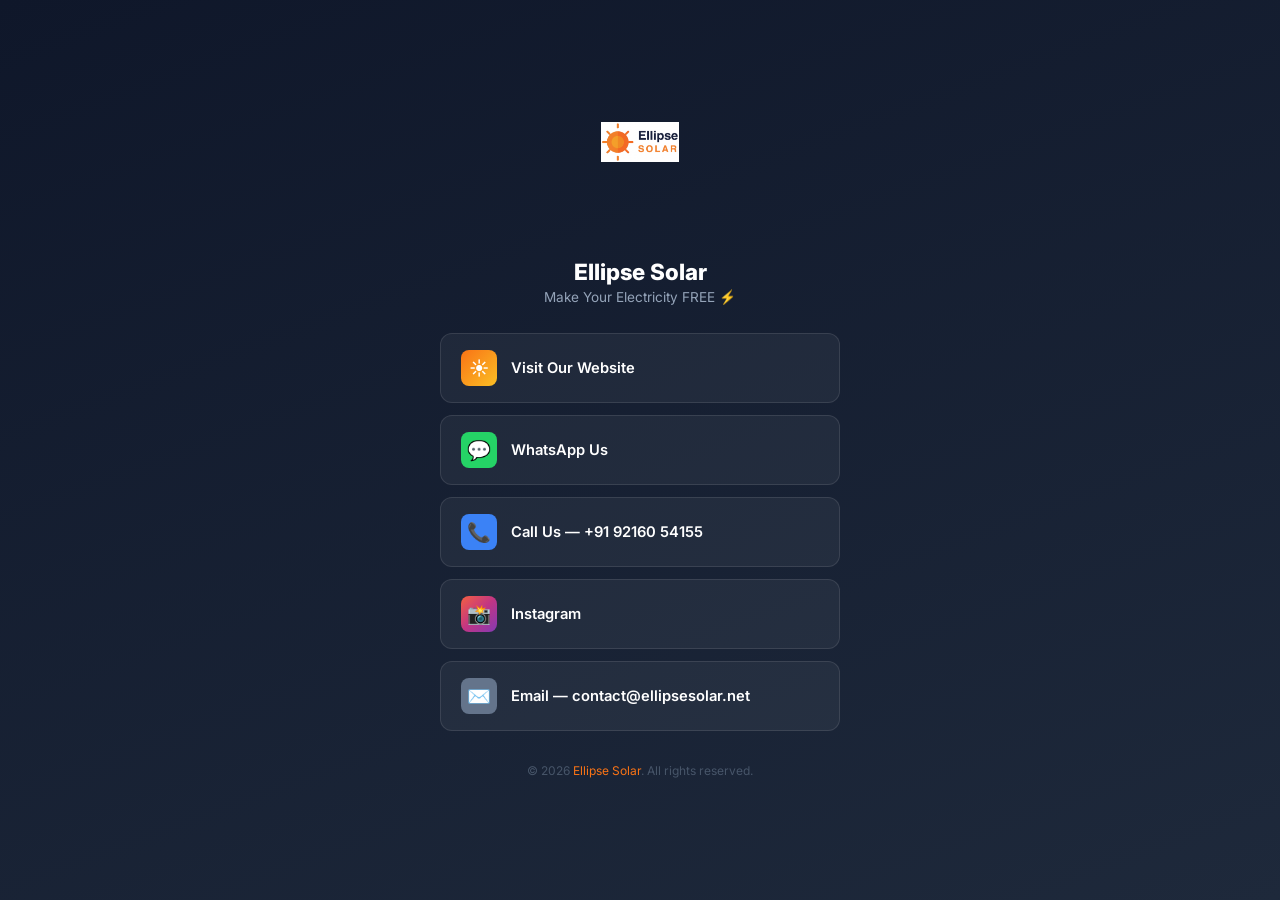
<file: links.html>
<!DOCTYPE html>
<html lang="en">
<head>
    <meta charset="UTF-8">
    <meta name="viewport" content="width=device-width, initial-scale=1.0">
    <title>Ellipse Solar | Connect With Us</title>
    <meta name="description" content="All Ellipse Solar links - Website, WhatsApp, Instagram, phone and email.">
    <link rel="icon" type="image/svg+xml" href="images/favicon.svg">
    <link rel="preconnect" href="https://fonts.googleapis.com">
    <link rel="preconnect" href="https://fonts.gstatic.com" crossorigin>
    <link href="https://fonts.googleapis.com/css2?family=Inter:wght@400;500;600;700;800&display=swap" rel="stylesheet">
    <style>
        * { margin: 0; padding: 0; box-sizing: border-box; }
        body { font-family: 'Inter', sans-serif; background: linear-gradient(160deg, #0f172a 0%, #1e293b 100%); min-height: 100vh; display: flex; align-items: center; justify-content: center; padding: 24px; }
        .links-page { max-width: 400px; width: 100%; text-align: center; }
        .links-logo { width: 120px; height: 120px; margin: 0 auto 16px; }
        .links-logo img { width: 100%; height: 100%; object-fit: contain; }
        .links-name { font-size: 1.4rem; font-weight: 800; color: #fff; margin-bottom: 4px; }
        .links-tagline { font-size: 0.85rem; color: #94a3b8; margin-bottom: 28px; }
        .links-list { display: flex; flex-direction: column; gap: 12px; }
        .link-item { display: flex; align-items: center; gap: 14px; padding: 16px 20px; background: rgba(255,255,255,0.05); border: 1px solid rgba(255,255,255,0.1); border-radius: 12px; color: #fff; text-decoration: none; font-weight: 600; font-size: 0.92rem; transition: all 0.2s; }
        .link-item:hover { background: rgba(249,115,22,0.1); border-color: #f97316; transform: translateY(-2px); }
        .link-item__icon { width: 36px; height: 36px; min-width: 36px; border-radius: 8px; display: flex; align-items: center; justify-content: center; font-size: 1.2rem; }
        .link-item__icon--website { background: linear-gradient(135deg, #f97316, #fbbf24); }
        .link-item__icon--whatsapp { background: #25d366; }
        .link-item__icon--call { background: #3b82f6; }
        .link-item__icon--instagram { background: linear-gradient(135deg, #f56040, #c13584, #833ab4); }
        .link-item__icon--email { background: #64748b; }
        .links-footer { margin-top: 32px; font-size: 0.75rem; color: #475569; }
        .links-footer a { color: #f97316; text-decoration: none; }
    </style>
</head>
<body>
    <div class="links-page">
        <div class="links-logo">
            <img src="images/logo.png" alt="Ellipse Solar" style="height:40px;width:auto">
        </div>
        <h1 class="links-name">Ellipse Solar</h1>
        <p class="links-tagline">Make Your Electricity FREE ⚡</p>

        <div class="links-list">
            <a href="index.html" class="link-item">
                <div class="link-item__icon link-item__icon--website">☀️</div>
                <span>Visit Our Website</span>
            </a>

            <a href="https://wa.me/919216054155?text=Hi%20Ellipse%20Solar%2C%20I%20am%20interested%20in%20solar%20installation." class="link-item" target="_blank" rel="noopener noreferrer">
                <div class="link-item__icon link-item__icon--whatsapp">💬</div>
                <span>WhatsApp Us</span>
            </a>

            <a href="tel:+919216054155" class="link-item">
                <div class="link-item__icon link-item__icon--call">📞</div>
                <span>Call Us — +91 92160 54155</span>
            </a>

            <a href="https://www.instagram.com/ellipsesolarofficial/" class="link-item" target="_blank" rel="noopener noreferrer">
                <div class="link-item__icon link-item__icon--instagram">📸</div>
                <span>Instagram</span>
            </a>

            <a href="mailto:contact@ellipsesolar.net" class="link-item">
                <div class="link-item__icon link-item__icon--email">✉️</div>
                <span>Email — contact@ellipsesolar.net</span>
            </a>
        </div>

        <p class="links-footer">© 2026 <a href="index.html">Ellipse Solar</a>. All rights reserved.</p>
    </div>
</body>
</html>
</file>
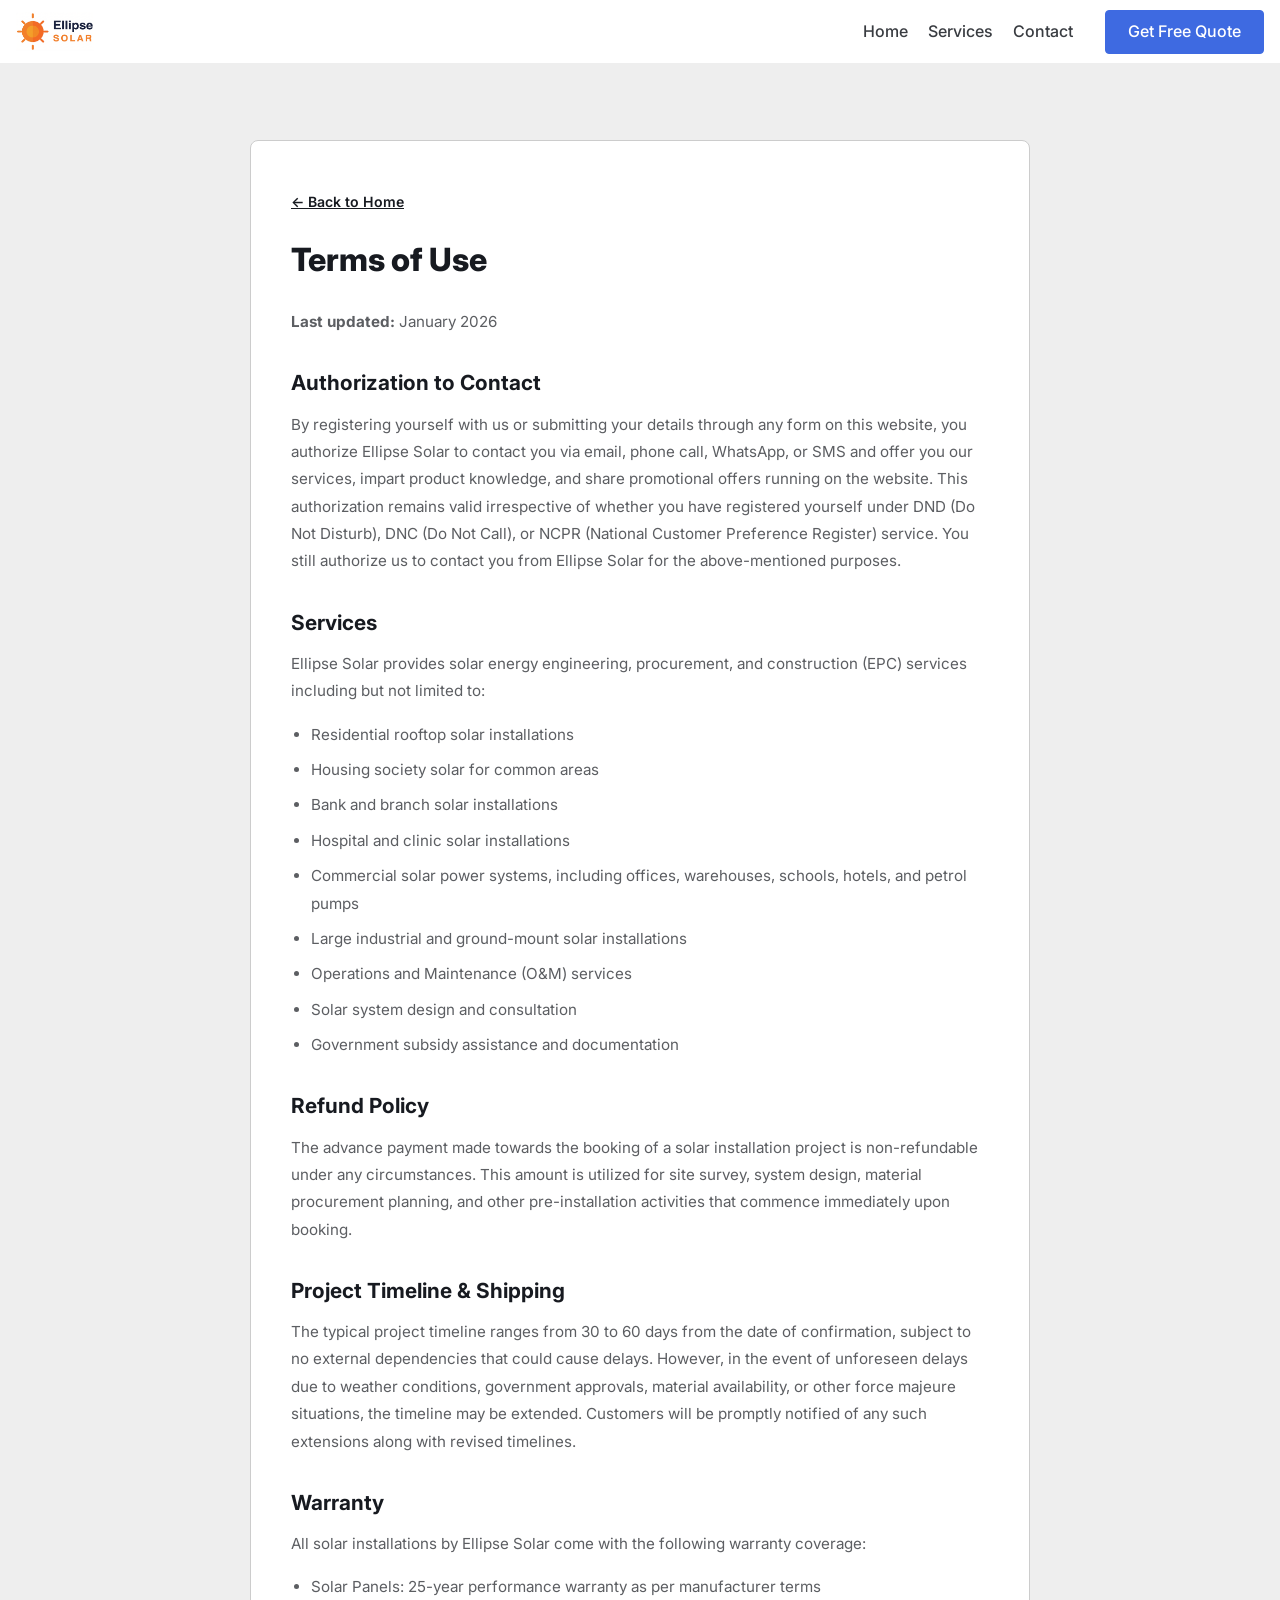
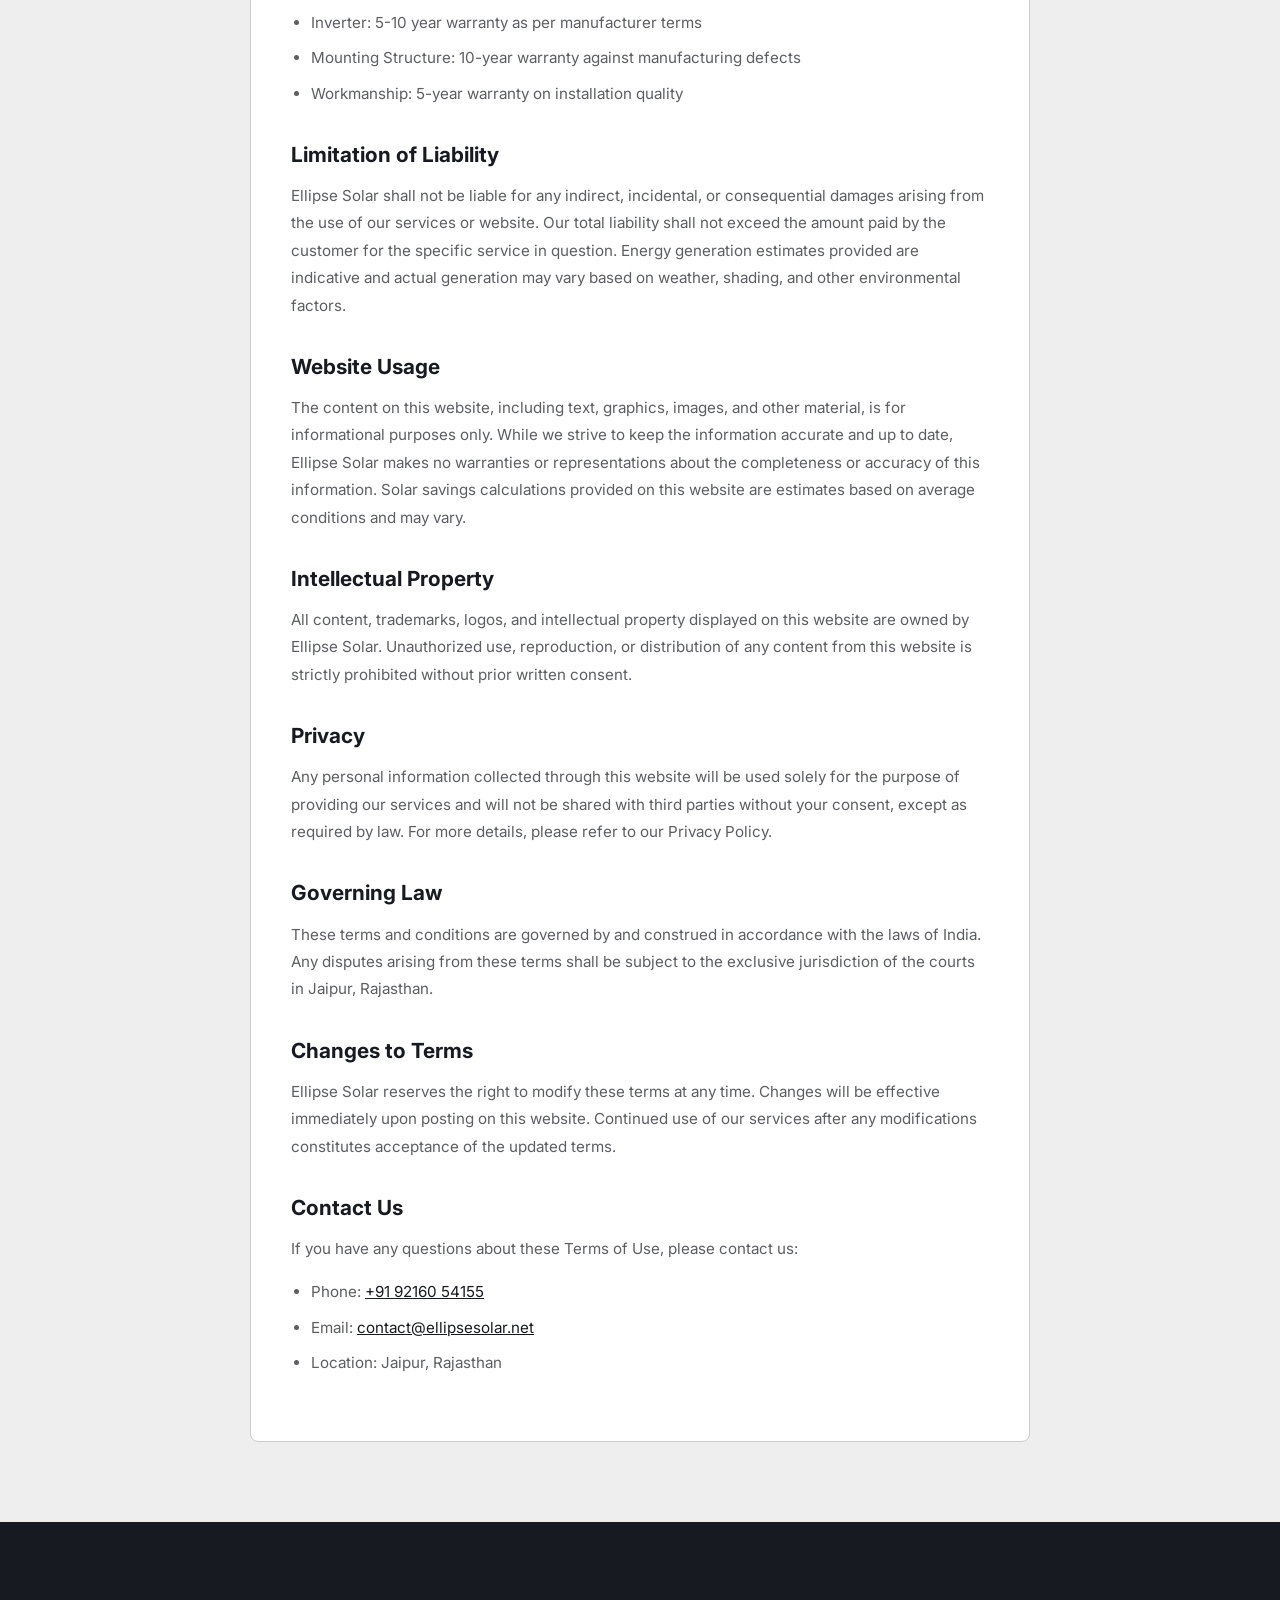
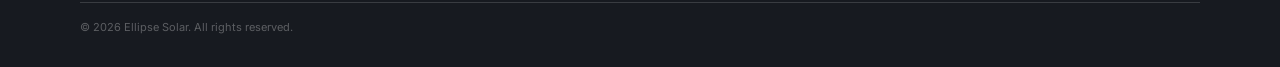
<file: terms.html>
<!DOCTYPE html>
<html lang="en">
<head>
    <meta charset="UTF-8">
    <meta name="viewport" content="width=device-width, initial-scale=1.0">
    <title>Terms of Use | Ellipse Solar</title>
    <meta name="description" content="Terms of Use for Ellipse Solar services.">
    <link rel="icon" type="image/svg+xml" href="images/favicon.svg">
    <link rel="stylesheet" href="css/style.css">
    <link rel="preconnect" href="https://fonts.googleapis.com">
    <link rel="preconnect" href="https://fonts.gstatic.com" crossorigin>
    <link href="https://fonts.googleapis.com/css2?family=Inter:wght@400;500;600;700;800&display=swap" rel="stylesheet">
    <style>
        .terms-page { padding: 140px 0 80px; background: var(--light); min-height: 100vh; }
        .terms-content { max-width: 780px; margin: 0 auto; background: var(--white); padding: 48px 40px; border-radius: var(--radius); border: 1px solid var(--border); box-shadow: var(--shadow); }
        .terms-content h1 { font-size: 2rem; font-weight: 800; color: var(--dark); margin-bottom: 24px; }
        .terms-content h2 { font-size: 1.3rem; font-weight: 700; color: var(--dark); margin-top: 32px; margin-bottom: 12px; }
        .terms-content h3 { font-size: 1.1rem; font-weight: 700; color: var(--dark); margin-top: 24px; margin-bottom: 10px; }
        .terms-content p { font-size: 0.95rem; color: var(--muted); line-height: 1.8; margin-bottom: 16px; }
        .terms-content ul { margin-left: 20px; margin-bottom: 16px; }
        .terms-content ul li { font-size: 0.95rem; color: var(--muted); line-height: 1.8; margin-bottom: 8px; list-style: disc; }
        .terms-content a { color: var(--primary); text-decoration: underline; }
        .terms-back { display: inline-flex; align-items: center; gap: 6px; margin-bottom: 24px; font-size: 0.88rem; font-weight: 600; color: var(--primary); }
        .terms-back:hover { gap: 10px; }
        @media (max-width: 768px) {
            .terms-content { padding: 32px 20px; }
            .terms-page { padding: 100px 0 60px; }
        }
    </style>
</head>
<body>
    <!-- Navigation -->
    <header class="header scrolled" id="header">
        <nav class="nav container">
            <a class='nav__logo' href="index.html">
                <img src="images/logo.png" alt="Ellipse Solar" class="nav__logo-img">
            </a>
            <ul class="nav__menu" id="nav-menu">
                <li><a class='nav__link' href="index.html">Home</a></li>
                <li><a class='nav__link' href="index.html#services">Services</a></li>
                <li><a class='nav__link' href="index.html#contact">Contact</a></li>
            </ul>
            <a class='btn btn--primary nav__cta' href="index.html#contact">Get Free Quote</a>
            <button class="nav__toggle" id="nav-toggle" aria-label="Toggle menu">
                <span></span><span></span><span></span>
            </button>
        </nav>
    </header>

    <!-- Terms Content -->
    <section class="terms-page">
        <div class="container">
            <div class="terms-content">
                <a class='terms-back' href="index.html">← Back to Home</a>
                <h1>Terms of Use</h1>
                <p><strong>Last updated:</strong> January 2026</p>

                <h2>Authorization to Contact</h2>
                <p>By registering yourself with us or submitting your details through any form on this website, you authorize Ellipse Solar to contact you via email, phone call, WhatsApp, or SMS and offer you our services, impart product knowledge, and share promotional offers running on the website. This authorization remains valid irrespective of whether you have registered yourself under DND (Do Not Disturb), DNC (Do Not Call), or NCPR (National Customer Preference Register) service. You still authorize us to contact you from Ellipse Solar for the above-mentioned purposes.</p>

                <h2>Services</h2>
                <p>Ellipse Solar provides solar energy engineering, procurement, and construction (EPC) services including but not limited to:</p>
                <ul>
                    <li>Residential rooftop solar installations</li>
                    <li>Housing society solar for common areas</li>
                    <li>Bank and branch solar installations</li>
                    <li>Hospital and clinic solar installations</li>
                    <li>Commercial solar power systems, including offices, warehouses, schools, hotels, and petrol pumps</li>
                    <li>Large industrial and ground-mount solar installations</li>
                    <li>Operations and Maintenance (O&M) services</li>
                    <li>Solar system design and consultation</li>
                    <li>Government subsidy assistance and documentation</li>
                </ul>

                <h2>Refund Policy</h2>
                <p>The advance payment made towards the booking of a solar installation project is non-refundable under any circumstances. This amount is utilized for site survey, system design, material procurement planning, and other pre-installation activities that commence immediately upon booking.</p>

                <h2>Project Timeline & Shipping</h2>
                <p>The typical project timeline ranges from 30 to 60 days from the date of confirmation, subject to no external dependencies that could cause delays. However, in the event of unforeseen delays due to weather conditions, government approvals, material availability, or other force majeure situations, the timeline may be extended. Customers will be promptly notified of any such extensions along with revised timelines.</p>

                <h2>Warranty</h2>
                <p>All solar installations by Ellipse Solar come with the following warranty coverage:</p>
                <ul>
                    <li>Solar Panels: 25-year performance warranty as per manufacturer terms</li>
                    <li>Inverter: 5-10 year warranty as per manufacturer terms</li>
                    <li>Mounting Structure: 10-year warranty against manufacturing defects</li>
                    <li>Workmanship: 5-year warranty on installation quality</li>
                </ul>

                <h2>Limitation of Liability</h2>
                <p>Ellipse Solar shall not be liable for any indirect, incidental, or consequential damages arising from the use of our services or website. Our total liability shall not exceed the amount paid by the customer for the specific service in question. Energy generation estimates provided are indicative and actual generation may vary based on weather, shading, and other environmental factors.</p>

                <h2>Website Usage</h2>
                <p>The content on this website, including text, graphics, images, and other material, is for informational purposes only. While we strive to keep the information accurate and up to date, Ellipse Solar makes no warranties or representations about the completeness or accuracy of this information. Solar savings calculations provided on this website are estimates based on average conditions and may vary.</p>

                <h2>Intellectual Property</h2>
                <p>All content, trademarks, logos, and intellectual property displayed on this website are owned by Ellipse Solar. Unauthorized use, reproduction, or distribution of any content from this website is strictly prohibited without prior written consent.</p>

                <h2>Privacy</h2>
                <p>Any personal information collected through this website will be used solely for the purpose of providing our services and will not be shared with third parties without your consent, except as required by law. For more details, please refer to our Privacy Policy.</p>

                <h2>Governing Law</h2>
                <p>These terms and conditions are governed by and construed in accordance with the laws of India. Any disputes arising from these terms shall be subject to the exclusive jurisdiction of the courts in Jaipur, Rajasthan.</p>

                <h2>Changes to Terms</h2>
                <p>Ellipse Solar reserves the right to modify these terms at any time. Changes will be effective immediately upon posting on this website. Continued use of our services after any modifications constitutes acceptance of the updated terms.</p>

                <h2>Contact Us</h2>
                <p>If you have any questions about these Terms of Use, please contact us:</p>
                <ul>
                    <li>Phone: <a href="tel:+919216054155">+91 92160 54155</a></li>
                    <li>Email: <a href="mailto:contact@ellipsesolar.net">contact@ellipsesolar.net</a></li>
                    <li>Location: Jaipur, Rajasthan</li>
                </ul>
            </div>
        </div>
    </section>

    <!-- Footer -->
    <footer class="footer">
        <div class="container footer__bottom">
            <p>© 2026 Ellipse Solar. All rights reserved.</p>
        </div>
    </footer>

    <script>
        // Mobile nav toggle
        const navToggle = document.getElementById('nav-toggle');
        const navMenu = document.getElementById('nav-menu');
        navToggle.addEventListener('click', () => {
            navMenu.classList.toggle('active');
            navToggle.classList.toggle('active');
        });
    </script>
</body>
</html>
</file>
<file: css/style.css>
:root {
    --color-tesla-blue: #3e6ae1;
    --color-pure-white: #ffffff;
    --color-off-white: #eeeeee;
    --color-parchment: #e5e3df;
    --color-light-border: #cccccc;
    --color-subtle-gray: #8e8e8e;
    --color-steel: #5c5e62;
    --color-charcoal: #393c41;
    --color-onyx: #171a20;
    --color-carbon: #000000;
    --font-display: "Plus Jakarta Sans", Inter, ui-sans-serif, system-ui, sans-serif;
    --font-text: Inter, ui-sans-serif, system-ui, sans-serif;
    --font-caption: Inter, ui-sans-serif, system-ui, sans-serif;
    --header-h: 64px;
    --white: #fff;
    --light: #eeeeee;
    --dark: #171a20;
    --text: #393c41;
    --muted: #5c5e62;
    --primary: #171a20;
    --border: #cccccc;
    --radius: 8px;
    --shadow: none;
}

*, *::before, *::after { margin: 0; padding: 0; box-sizing: border-box; }
html { scroll-behavior: smooth; scroll-padding-top: 68px; }
body { font-family: var(--font-text); color: var(--color-charcoal); background: var(--color-pure-white); line-height: 1.5; font-size: 17px; font-weight: 400; }
img { max-width: 100%; display: block; }
a { color: inherit; text-decoration: none; }
button, input, select { font-family: inherit; }
ul { list-style: none; }

.container { width: min(1120px, calc(100% - 48px)); margin: 0 auto; }

.header {
    position: fixed;
    inset: 0 0 auto 0;
    height: var(--header-h);
    background: var(--color-pure-white);
    z-index: 40;
    border-bottom: 1px solid transparent;
}
.header.scrolled { border-bottom-color: var(--color-off-white); }
.nav { height: 100%; display: flex; align-items: center; gap: 24px; width: min(1280px, calc(100% - 32px)); }
.nav__logo { display: flex; align-items: center; min-width: 0; }
.nav__logo-img { height: 40px; width: auto; max-width: min(210px, 52vw); object-fit: contain; object-position: left center; }
.nav__menu { display: flex; align-items: center; gap: 20px; margin-left: auto; }
.nav__link { color: var(--color-charcoal); font-size: 16px; font-weight: 500; }
.nav__link.active { color: var(--color-onyx); }
.nav__cta { margin-left: 8px; }
.nav__toggle { display: none; width: 32px; height: 32px; border: 0; background: transparent; margin-left: auto; }
.nav__toggle span { display: block; height: 1px; background: var(--color-onyx); margin: 6px 0; }

.btn {
    display: inline-flex;
    align-items: center;
    justify-content: center;
    min-height: 44px;
    padding: 8px 22px;
    border-radius: 4px;
    border: 1px solid transparent;
    font-size: 16px;
    font-weight: 500;
    line-height: 1.4;
    cursor: pointer;
    background: transparent;
}
.btn--primary { background: var(--color-tesla-blue); color: var(--color-pure-white); border-color: var(--color-tesla-blue); }
.btn--ghost { background: transparent; color: var(--color-onyx); border-color: var(--color-onyx); }
.btn--ghost-light { background: rgba(255,255,255,0.12); color: #fff; border-color: #fff; }
.btn--light { background: var(--color-off-white); color: var(--color-charcoal); }
.btn--full { width: 100%; }
.hero__actions, .panel__actions, .calc__actions { display: flex; gap: 16px; justify-content: center; flex-wrap: wrap; }

.hero, .panel {
    position: relative;
    min-height: calc(100svh - var(--header-h));
    display: grid;
    place-items: end center;
    color: #fff;
    overflow: hidden;
    margin-top: var(--header-h);
}
.panel { margin-top: 0; }
.hero__media, .panel__media {
    position: absolute;
    inset: 0;
}
.hero__media img, .panel__media img {
    width: 100%;
    height: 100%;
    object-fit: cover;
}
.hero__media::after, .panel__media::after {
    content: "";
    position: absolute;
    inset: 0;
    background: linear-gradient(to top, rgba(0,0,0,0.55) 0%, rgba(0,0,0,0.12) 42%, rgba(0,0,0,0.08) 100%);
}
.hero__copy, .panel__copy {
    position: relative;
    z-index: 1;
    text-align: center;
    padding: 0 24px 64px;
    max-width: 720px;
}
.hero h1, .panel h2 {
    font-family: var(--font-display);
    font-weight: 500;
    font-size: 40px;
    line-height: 1.2;
    color: #fff;
}
.hero p, .panel p {
    margin: 8px 0 16px;
    font-size: 17px;
    line-height: 1.4;
    color: #fff;
}
.kicker {
    font-size: 14px;
    letter-spacing: 0.04em;
    text-transform: uppercase;
    color: var(--color-steel);
    margin-bottom: 8px;
}

.band { padding: 64px 0; background: var(--color-pure-white); }
.band--gray { background: var(--color-off-white); }
.band h2, .section-title {
    font-family: var(--font-display);
    font-size: 28px;
    font-weight: 500;
    line-height: 1.29;
    color: var(--color-onyx);
    text-align: center;
}
.lede { text-align: center; color: var(--color-charcoal); margin: 8px auto 32px; max-width: 36rem; font-size: 17px; line-height: 1.5; }

.feature-grid, .place-grid, .why-grid, .process-grid, .stats, .reviews, .result-grid {
    display: grid;
    gap: 16px;
}
.feature-grid { grid-template-columns: repeat(3, 1fr); }
.place-grid { grid-template-columns: repeat(4, 1fr); }
.why-grid, .process-grid { grid-template-columns: repeat(4, 1fr); }
.stats { grid-template-columns: repeat(4, 1fr); }
.reviews { grid-template-columns: repeat(3, 1fr); }
.result-grid { grid-template-columns: repeat(4, 1fr); }

.plaque {
    background: var(--color-off-white);
    border-radius: 8px;
    padding: 24px;
}
.band--gray .plaque { background: var(--color-pure-white); }
.plaque h3, .plaque strong {
    display: block;
    font-size: 17px;
    font-weight: 500;
    color: var(--color-onyx);
    margin-bottom: 8px;
}
.plaque p, .plaque span, .steps p { color: var(--color-charcoal); font-size: 16px; line-height: 1.5; }
.steps { list-style: none; max-width: 640px; margin: 8px auto 0; }
.steps li { display: grid; grid-template-columns: 40px 1fr; gap: 12px; padding: 18px 0; border-bottom: 1px solid var(--color-light-border); }
.steps h3 { font-family: var(--font-display); font-size: 18px; font-weight: 600; color: var(--color-onyx); margin-bottom: 6px; }
.steps li > span { font-family: var(--font-display); font-weight: 700; color: var(--color-steel); }
.review-float { overflow: hidden; margin-top: 8px; }
.review-track { display: flex; gap: 12px; width: max-content; animation: review-drift 32s linear infinite; }
.review-set { display: flex; gap: 12px; }
.review-card { width: min(300px, 78vw); background: var(--color-off-white); border-radius: 8px; padding: 20px; }
.review-card p { font-size: 17px; line-height: 1.45; color: var(--color-onyx); }
.review-card span { display: block; margin-top: 16px; color: var(--color-steel); font-size: 14px; }
.review-float:hover .review-track { animation-play-state: paused; }
@keyframes review-drift { from { transform: translateX(0); } to { transform: translateX(calc(-50% - 6px)); } }
.stats__place { font-family: var(--font-display); font-size: 36px; font-weight: 700; color: var(--color-onyx); letter-spacing: -0.03em; }
.footer__logo { height: 44px; width: auto; max-width: 180px; background: #fff; border-radius: 8px; padding: 6px 8px; object-fit: contain; }
.step-num { font-size: 14px; color: var(--color-steel); margin-bottom: 8px; }

.calc {
    display: grid;
    grid-template-columns: 1fr 1.2fr;
    gap: 24px;
    align-items: start;
}
.field { margin-bottom: 16px; }
.field label { display: block; font-size: 14px; font-weight: 500; color: var(--color-onyx); margin-bottom: 8px; }
.field input[type="number"], .field input[type="text"], .field input[type="tel"], .field select {
    width: 100%;
    height: 48px;
    border: 1px solid var(--color-light-border);
    border-radius: 4px;
    padding: 0 12px;
    background: #fff;
    color: var(--color-onyx);
    font-size: 16px;
}
.field input::placeholder { color: var(--color-subtle-gray); }
input[type="range"] { width: 100%; accent-color: var(--color-onyx); margin-top: 8px; }
.range-labels { display: flex; justify-content: space-between; color: var(--color-steel); font-size: 12px; }
.result-item { background: #fff; border-radius: 8px; padding: 16px; }
.result-item small { display: block; color: var(--color-steel); font-size: 12px; margin-bottom: 4px; }
.result-item strong { font-size: 20px; font-weight: 500; color: var(--color-onyx); }
.calc__note { margin: 16px 0; color: var(--color-charcoal); }

.projects { display: grid; grid-template-columns: repeat(3, 1fr); }
.project { position: relative; min-height: 420px; color: #fff; overflow: hidden; }
.project img { position: absolute; inset: 0; width: 100%; height: 100%; object-fit: cover; }
.project figcaption { position: absolute; left: 0; right: 0; bottom: 0; padding: 24px; background: linear-gradient(to top, rgba(0,0,0,0.6), transparent); }
.project h3 { font-size: 20px; font-weight: 500; }
.project p { font-size: 14px; }

.faq__item { border-bottom: 1px solid var(--color-light-border); }
.faq__q {
    width: 100%;
    text-align: left;
    background: none;
    border: 0;
    padding: 16px 0;
    font-size: 17px;
    font-weight: 500;
    color: var(--color-onyx);
    display: flex;
    justify-content: space-between;
    gap: 16px;
    cursor: pointer;
}
.faq__a { display: none; padding: 0 0 16px; color: var(--color-charcoal); max-width: 720px; }
.faq__item.active .faq__a { display: block; }
.faq__item.active .faq__icon { transform: rotate(45deg); }
.faq__icon { font-weight: 400; }

.contact {
    display: grid;
    grid-template-columns: 0.8fr 1.2fr;
    gap: 48px;
}
.contact h2 { text-align: left; }
.contact__list { margin-top: 24px; display: grid; gap: 12px; }
.contact__list a { color: var(--color-charcoal); }
.bills { display: flex; flex-wrap: wrap; gap: 8px; }
.bill-option span {
    display: inline-flex;
    align-items: center;
    min-height: 32px;
    padding: 4px 12px;
    border: 1px solid var(--color-light-border);
    border-radius: 4px;
    cursor: pointer;
}
.bill-option input { position: absolute; opacity: 0; pointer-events: none; }
.bill-option input:checked + span { border-color: var(--color-onyx); background: var(--color-off-white); }
.bill-option { position: relative; }
.check { display: flex; gap: 8px; align-items: flex-start; font-size: 14px; margin: 16px 0; }
.check a { text-decoration: underline; }

.footer { background: var(--color-onyx); color: var(--color-parchment); padding: 48px 0 24px; }
.footer__grid { display: grid; grid-template-columns: 1.4fr 1fr 1fr 1fr; gap: 24px; }
.footer h4 { color: #fff; font-size: 14px; font-weight: 500; margin-bottom: 12px; }
.footer a, .footer p { color: var(--color-parchment); font-size: 14px; display: block; margin-bottom: 8px; }
.footer__bottom { margin-top: 32px; padding-top: 16px; border-top: 1px solid #393c41; }
.footer__bottom p { color: var(--color-steel); font-family: var(--font-caption); font-size: 11px; }

.whatsapp {
    position: fixed;
    right: 16px;
    bottom: 16px;
    width: 48px;
    height: 48px;
    border-radius: 8px;
    background: var(--color-onyx);
    display: grid;
    place-items: center;
    z-index: 30;
}

.popup-overlay {
    position: fixed;
    inset: 0;
    background: rgba(23, 26, 32, 0.45);
    display: none;
    place-items: center;
    z-index: 50;
    padding: 24px;
}
.popup-overlay.active { display: grid; }
.popup { background: #fff; border-radius: 8px; padding: 24px; width: min(440px, 100%); position: relative; }
.popup__close { position: absolute; top: 8px; right: 12px; border: 0; background: none; font-size: 24px; cursor: pointer; color: var(--color-onyx); }
.popup h3 { font-size: 20px; font-weight: 500; color: var(--color-onyx); margin-bottom: 8px; }
.popup p { margin-bottom: 16px; }

.stats__item { text-align: center; padding: 8px; }
.stats__num, .stats__suf { font-size: 40px; font-weight: 500; color: var(--color-onyx); line-height: 1.2; }
.stats__item small { display: block; color: var(--color-steel); margin-top: 4px; }

.reveal { opacity: 1; }

@media (max-width: 900px) {
    .nav__toggle { display: block; width: 44px; height: 44px; }
    .nav__logo-img { height: 34px; max-width: 156px; }
    .nav__menu {
        display: none;
        position: absolute;
        top: var(--header-h);
        left: 0;
        right: 0;
        background: #fff;
        flex-direction: column;
        align-items: stretch;
        padding: 8px 20px 16px;
        border-bottom: 1px solid var(--color-off-white);
        margin-left: 0;
        gap: 0;
    }
    .nav__menu.active { display: flex; }
    .nav__link { font-size: 18px; padding: 14px 0; }
    .nav__cta { display: none; }
    .feature-grid, .place-grid, .why-grid, .process-grid, .stats, .reviews, .projects, .calc, .contact, .footer__grid {
        grid-template-columns: 1fr;
    }
    .result-grid { grid-template-columns: 1fr 1fr; }
    .hero, .panel {
        min-height: 0;
        display: flex;
        flex-direction: column;
        place-items: stretch;
        color: var(--color-onyx);
        margin-top: 0;
    }
    .hero { margin-top: var(--header-h); }
    .hero__media, .panel__media { position: relative; inset: auto; height: 220px; }
    .hero__media::after, .panel__media::after { display: none; }
    .hero__copy, .panel__copy { text-align: left; padding: 20px 20px 28px; max-width: none; }
    .hero h1, .panel h2, .hero p, .panel p { color: var(--color-onyx); }
    .hero h1, .panel h2 { font-size: 32px; }
    .btn--ghost-light { color: var(--color-onyx); border-color: var(--color-onyx); background: #fff; }
    .hero__actions, .panel__actions { justify-content: flex-start; }
    .container { width: min(1120px, calc(100% - 32px)); }
    .band { padding: 40px 0; }
    .bill-option span { min-height: 44px; }
    .whatsapp { width: 52px; height: 52px; bottom: 16px; }
    body { padding-bottom: 72px; }
}
@media (prefers-reduced-motion: reduce) {
    .review-track { animation: none; }
    .review-float { overflow-x: auto; }
}
</file>
